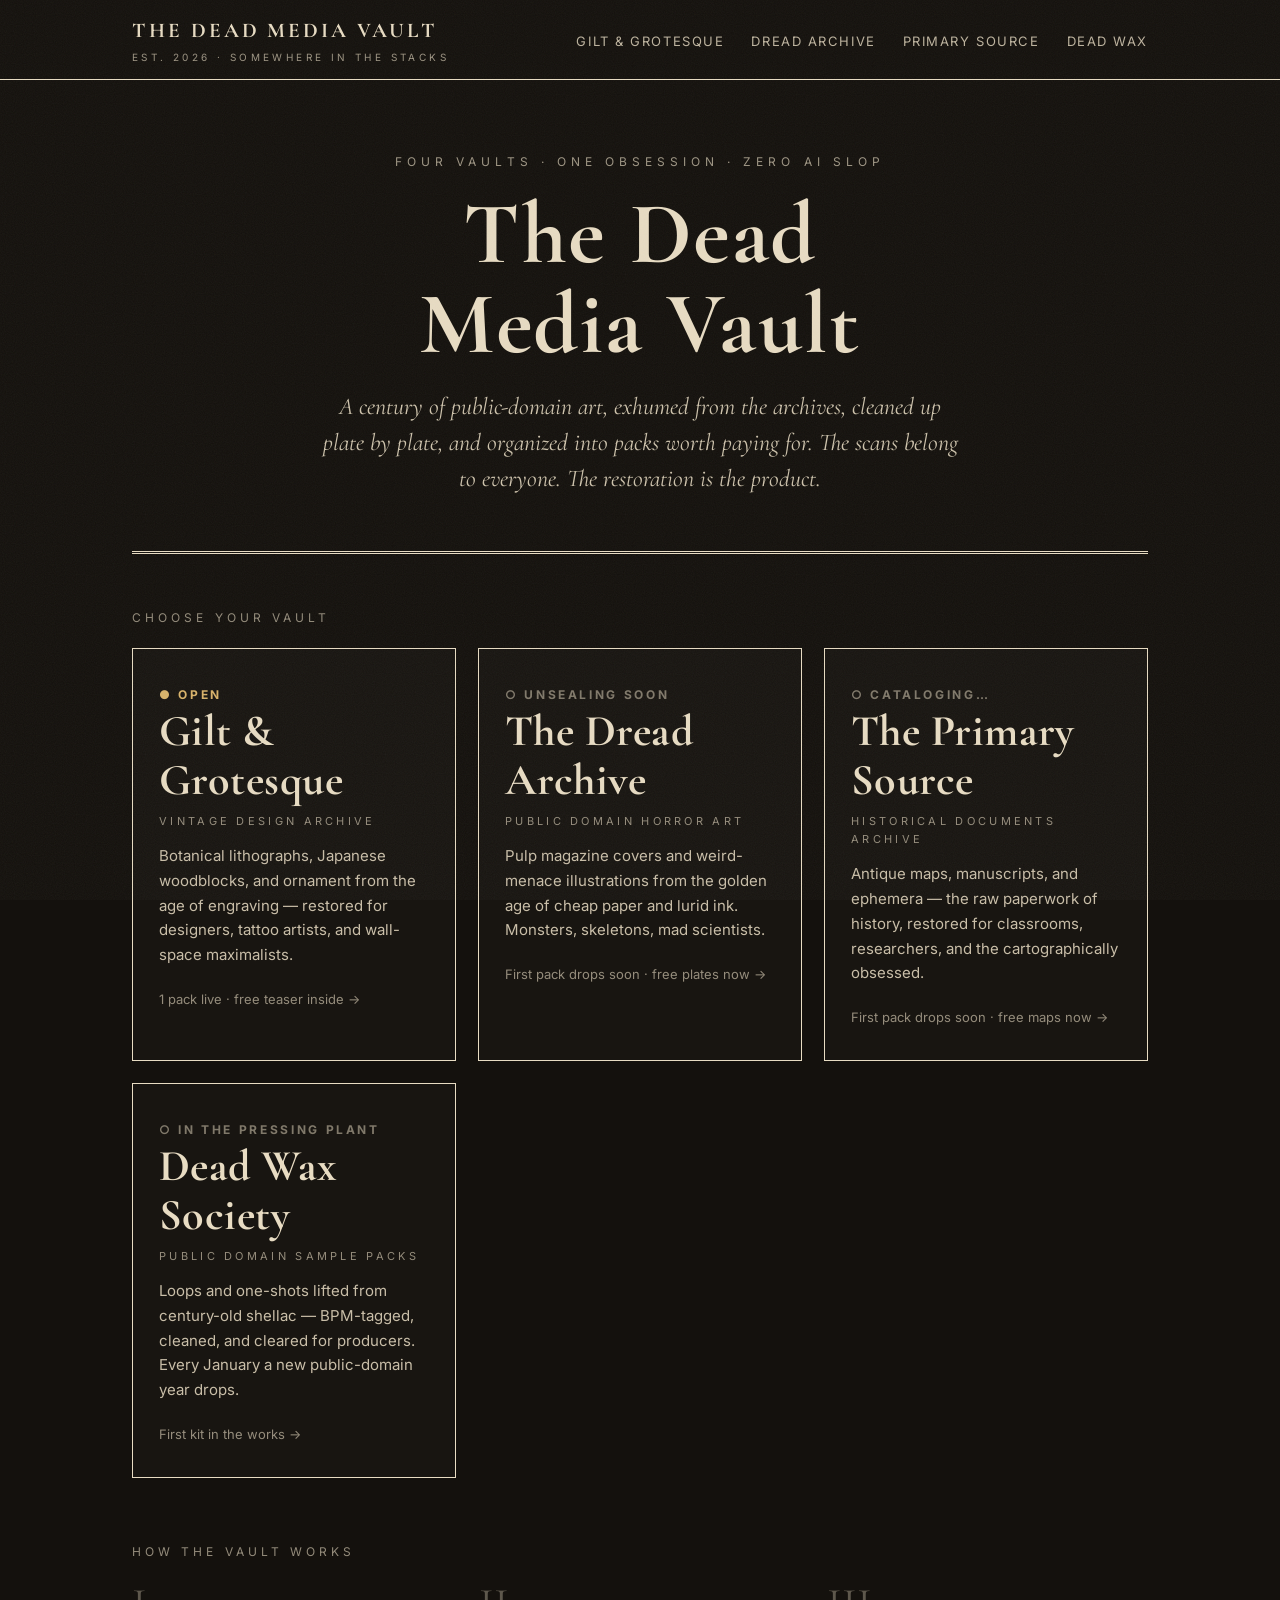
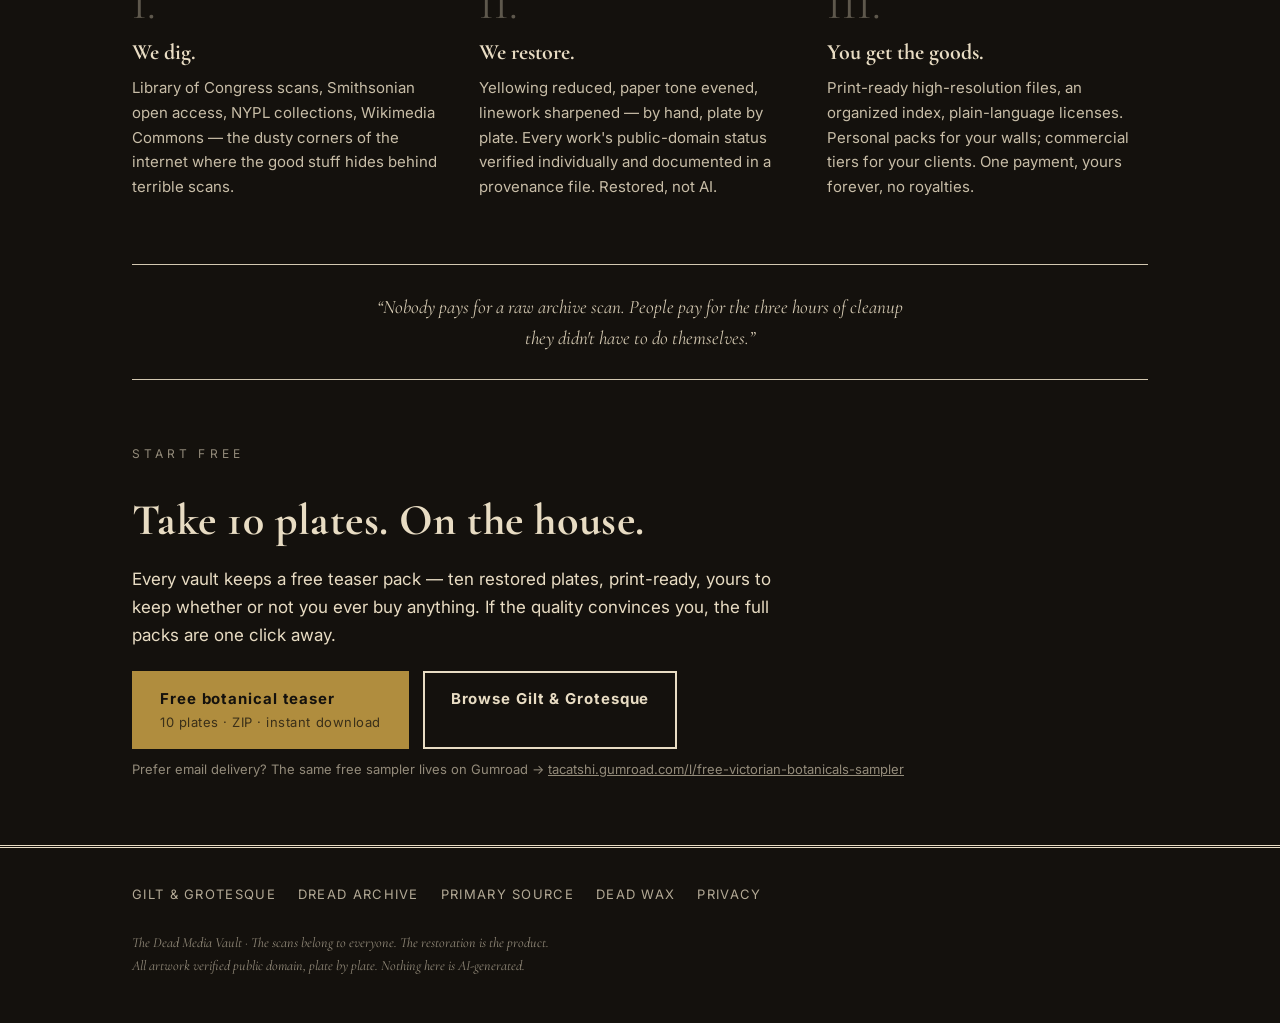
<file: index.html>
<!DOCTYPE html>
<html lang="en">
<head>
<meta charset="utf-8">
<meta name="viewport" content="width=device-width, initial-scale=1">
<title>The Dead Media Vault — Public-Domain Art, Exhumed &amp; Restored</title>
<meta name="description" content="The Dead Media Vault digs through century-old archives and restores public-domain art into print-ready packs: vintage botanical prints, pulp horror illustrations, ukiyo-e woodblocks, antique maps. Free teaser plates in every vault.">
<link rel="preconnect" href="https://fonts.googleapis.com">
<link rel="preconnect" href="https://fonts.gstatic.com" crossorigin>
<link href="https://fonts.googleapis.com/css2?family=Cormorant+Garamond:ital,wght@0,500;0,600;0,700;1,500;1,600&family=Inter:wght@400;600;700&display=swap" rel="stylesheet">
<link rel="stylesheet" href="assets/css/style.css">
<link rel="icon" href="data:image/svg+xml,%3Csvg xmlns='http://www.w3.org/2000/svg' viewBox='0 0 32 32'%3E%3Crect width='32' height='32' fill='%2314110d'/%3E%3Ctext x='16' y='23' font-size='18' text-anchor='middle' fill='%23b08d3e' font-family='Georgia'%3EV%3C/text%3E%3C/svg%3E">
</head>
<body>

<header class="topbar">
  <div class="wrap">
    <a class="wordmark" href="index.html">The Dead Media Vault<small>est. 2026 · somewhere in the stacks</small></a>
    <nav class="nav">
      <a href="brands/gilt-grotesque.html">Gilt &amp; Grotesque</a>
      <a href="brands/dread-archive.html">Dread Archive</a>
      <a href="brands/primary-source.html">Primary Source</a>
      <a href="brands/dead-wax-society.html">Dead Wax</a>
    </nav>
  </div>
</header>

<main class="wrap">

  <section class="hero">
    <div class="eyebrow">Four vaults · One obsession · Zero AI slop</div>
    <h1>The Dead<br>Media Vault</h1>
    <p class="lede">A century of public-domain art, exhumed from the archives, cleaned up plate by plate, and organized into packs worth paying for. The scans belong to everyone. The restoration is the product.</p>
  </section>

  <section class="section">
    <div class="kicker">Choose your vault</div>
    <div class="brand-grid">
      <a class="brand-card" href="brands/gilt-grotesque.html">
        <span class="status open">● Open</span>
        <h2>Gilt &amp; Grotesque</h2>
        <div class="sub">Vintage Design Archive</div>
        <p>Botanical lithographs, Japanese woodblocks, and ornament from the age of engraving — restored for designers, tattoo artists, and wall-space maximalists.</p>
        <span class="btn-note">1 pack live · free teaser inside →</span>
      </a>
      <a class="brand-card" href="brands/dread-archive.html">
        <span class="status soon">○ Unsealing soon</span>
        <h2>The Dread Archive</h2>
        <div class="sub">Public Domain Horror Art</div>
        <p>Pulp magazine covers and weird-menace illustrations from the golden age of cheap paper and lurid ink. Monsters, skeletons, mad scientists.</p>
        <span class="btn-note">First pack drops soon · free plates now →</span>
      </a>
      <a class="brand-card" href="brands/primary-source.html">
        <span class="status soon">○ Cataloging…</span>
        <h2>The Primary Source</h2>
        <div class="sub">Historical Documents Archive</div>
        <p>Antique maps, manuscripts, and ephemera — the raw paperwork of history, restored for classrooms, researchers, and the cartographically obsessed.</p>
        <span class="btn-note">First pack drops soon · free maps now →</span>
      </a>
      <a class="brand-card" href="brands/dead-wax-society.html">
        <span class="status soon">○ In the pressing plant</span>
        <h2>Dead Wax Society</h2>
        <div class="sub">Public Domain Sample Packs</div>
        <p>Loops and one-shots lifted from century-old shellac — BPM-tagged, cleaned, and cleared for producers. Every January a new public-domain year drops.</p>
        <span class="btn-note">First kit in the works →</span>
      </a>
    </div>
  </section>

  <section class="section">
    <div class="kicker">How the vault works</div>
    <div class="steps">
      <div class="step">
        <div class="n">I.</div>
        <h3>We dig.</h3>
        <p>Library of Congress scans, Smithsonian open access, NYPL collections, Wikimedia Commons — the dusty corners of the internet where the good stuff hides behind terrible scans.</p>
      </div>
      <div class="step">
        <div class="n">II.</div>
        <h3>We restore.</h3>
        <p>Yellowing reduced, paper tone evened, linework sharpened — by hand, plate by plate. Every work's public-domain status verified individually and documented in a provenance file. Restored, not AI.</p>
      </div>
      <div class="step">
        <div class="n">III.</div>
        <h3>You get the goods.</h3>
        <p>Print-ready high-resolution files, an organized index, plain-language licenses. Personal packs for your walls; commercial tiers for your clients. One payment, yours forever, no royalties.</p>
      </div>
    </div>
  </section>

  <div class="honesty">
    “Nobody pays for a raw archive scan. People pay for the three hours of cleanup<br>they didn't have to do themselves.”
  </div>

  <section class="section">
    <div class="kicker">Start free</div>
    <h2>Take 10 plates. On the house.</h2>
    <div class="prose">
      <p>Every vault keeps a free teaser pack — ten restored plates, print-ready, yours to keep whether or not you ever buy anything. If the quality convinces you, the full packs are one click away.</p>
    </div>
    <div class="btn-row">
      <a class="btn solid" href="assets/downloads/victorian-botanicals-10-teaser.zip">Free botanical teaser <span class="price">10 plates · ZIP · instant download</span></a>
      <a class="btn" href="brands/gilt-grotesque.html">Browse Gilt &amp; Grotesque</a>
    </div>
    <p class="btn-note">Prefer email delivery? The same free sampler lives on Gumroad → <a href="https://tacatshi.gumroad.com/l/free-victorian-botanicals-sampler" style="color:inherit">tacatshi.gumroad.com/l/free-victorian-botanicals-sampler</a></p>
  </section>

</main>

<footer>
  <div class="wrap">
    <nav>
      <a href="brands/gilt-grotesque.html">Gilt &amp; Grotesque</a>
      <a href="brands/dread-archive.html">Dread Archive</a>
      <a href="brands/primary-source.html">Primary Source</a>
      <a href="brands/dead-wax-society.html">Dead Wax</a>
      <a href="privacy.html">Privacy</a>
    </nav>
    <p class="colophon">The Dead Media Vault · The scans belong to everyone. The restoration is the product.<br>All artwork verified public domain, plate by plate. Nothing here is AI-generated.</p>
  </div>
</footer>

</body>
</html>
</file>
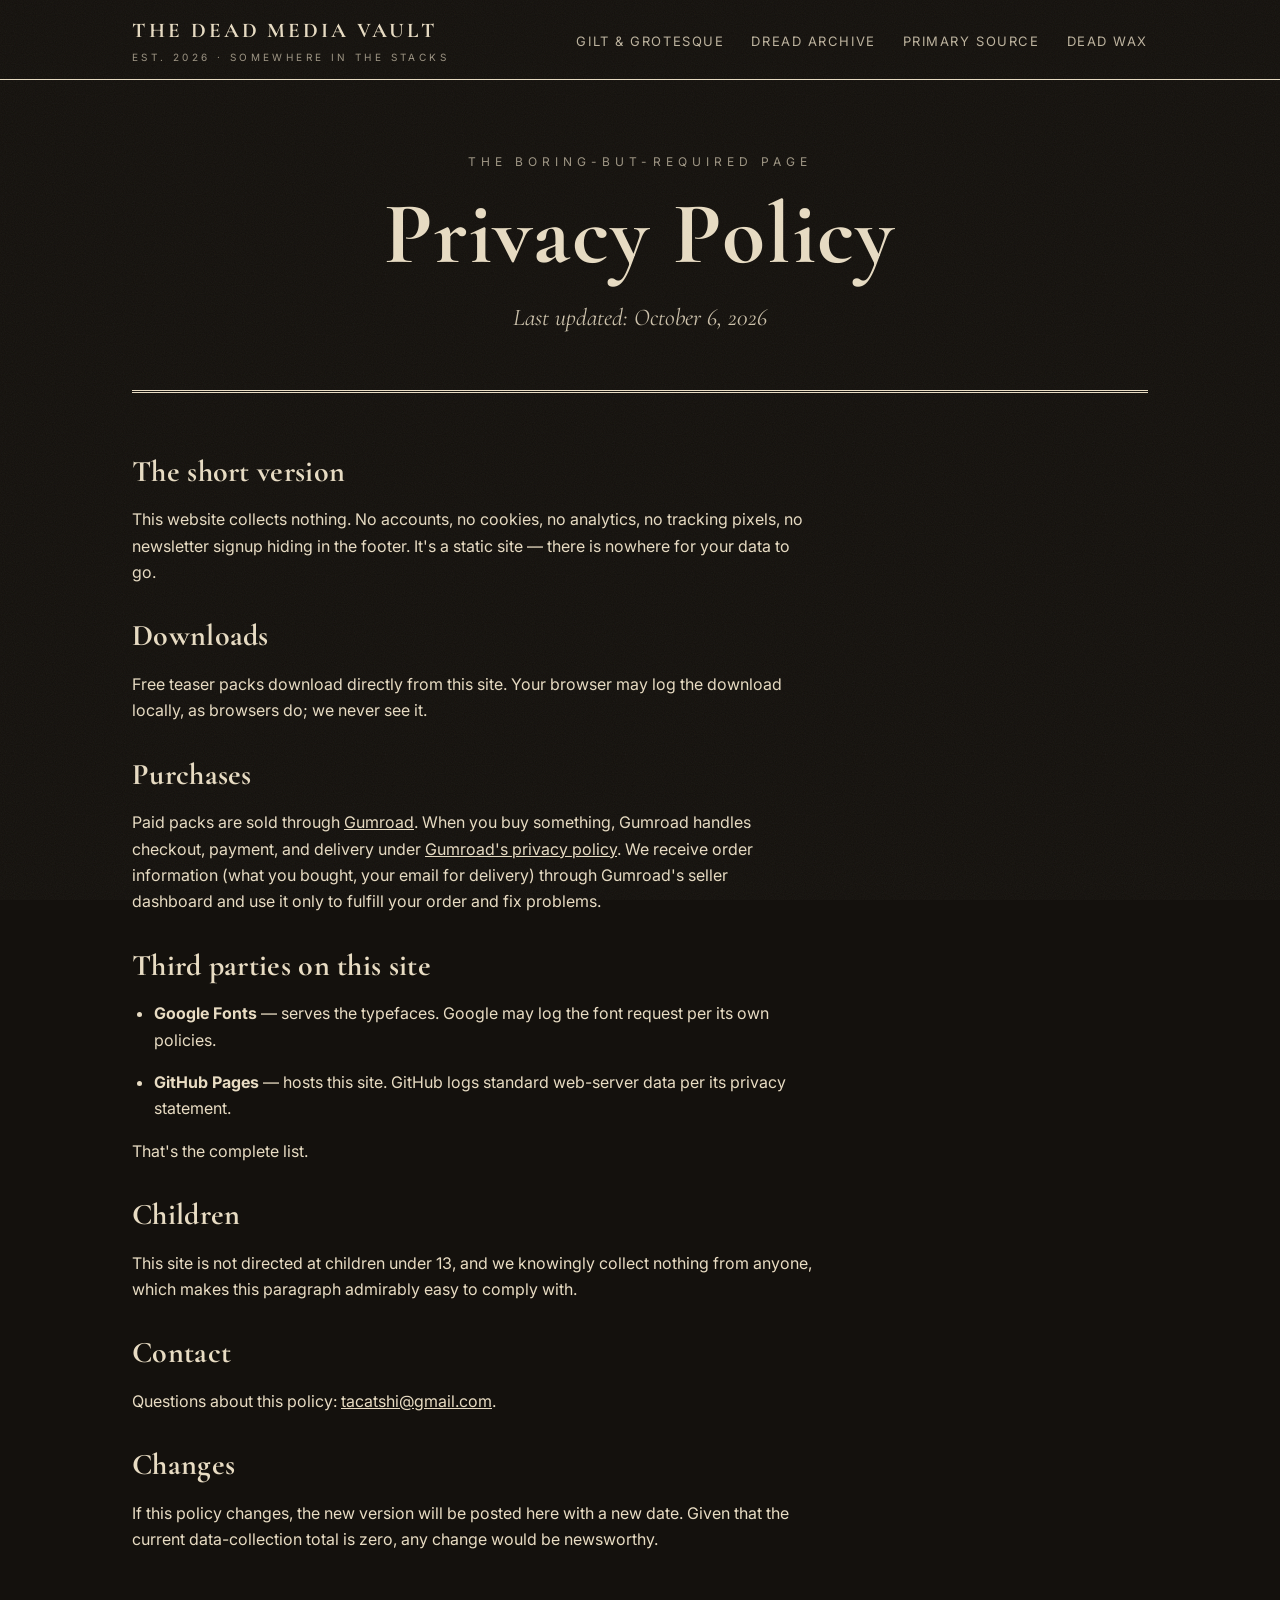
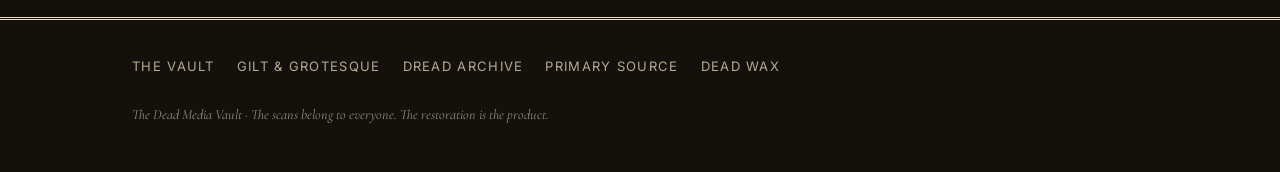
<file: privacy.html>
<!DOCTYPE html>
<html lang="en">
<head>
<meta charset="utf-8">
<meta name="viewport" content="width=device-width, initial-scale=1">
<title>Privacy Policy · The Dead Media Vault</title>
<meta name="description" content="Privacy policy for The Dead Media Vault website.">
<link rel="preconnect" href="https://fonts.googleapis.com">
<link rel="preconnect" href="https://fonts.gstatic.com" crossorigin>
<link href="https://fonts.googleapis.com/css2?family=Cormorant+Garamond:ital,wght@0,500;0,600;0,700;1,500;1,600&family=Inter:wght@400;600;700&display=swap" rel="stylesheet">
<link rel="stylesheet" href="assets/css/style.css">
</head>
<body>

<header class="topbar">
  <div class="wrap">
    <a class="wordmark" href="index.html">The Dead Media Vault<small>est. 2026 · somewhere in the stacks</small></a>
    <nav class="nav">
      <a href="brands/gilt-grotesque.html">Gilt &amp; Grotesque</a>
      <a href="brands/dread-archive.html">Dread Archive</a>
      <a href="brands/primary-source.html">Primary Source</a>
      <a href="brands/dead-wax-society.html">Dead Wax</a>
    </nav>
  </div>
</header>

<main class="wrap">
  <section class="hero">
    <div class="eyebrow">The boring-but-required page</div>
    <h1>Privacy Policy</h1>
    <p class="lede">Last updated: October 6, 2026</p>
  </section>

  <section class="section privacy">
    <h2>The short version</h2>
    <p>This website collects nothing. No accounts, no cookies, no analytics, no tracking pixels, no newsletter signup hiding in the footer. It's a static site — there is nowhere for your data to go.</p>

    <h2>Downloads</h2>
    <p>Free teaser packs download directly from this site. Your browser may log the download locally, as browsers do; we never see it.</p>

    <h2>Purchases</h2>
    <p>Paid packs are sold through <a href="https://tacatshi.gumroad.com" style="color:inherit">Gumroad</a>. When you buy something, Gumroad handles checkout, payment, and delivery under <a href="https://gumroad.com/privacy" style="color:inherit">Gumroad's privacy policy</a>. We receive order information (what you bought, your email for delivery) through Gumroad's seller dashboard and use it only to fulfill your order and fix problems.</p>

    <h2>Third parties on this site</h2>
    <ul>
      <li><strong>Google Fonts</strong> — serves the typefaces. Google may log the font request per its own policies.</li>
      <li><strong>GitHub Pages</strong> — hosts this site. GitHub logs standard web-server data per its privacy statement.</li>
    </ul>
    <p>That's the complete list.</p>

    <h2>Children</h2>
    <p>This site is not directed at children under 13, and we knowingly collect nothing from anyone, which makes this paragraph admirably easy to comply with.</p>

    <h2>Contact</h2>
    <p>Questions about this policy: <a href="mailto:tacatshi@gmail.com" style="color:inherit">tacatshi@gmail.com</a>.</p>

    <h2>Changes</h2>
    <p>If this policy changes, the new version will be posted here with a new date. Given that the current data-collection total is zero, any change would be newsworthy.</p>
  </section>
</main>

<footer>
  <div class="wrap">
    <nav>
      <a href="index.html">The Vault</a>
      <a href="brands/gilt-grotesque.html">Gilt &amp; Grotesque</a>
      <a href="brands/dread-archive.html">Dread Archive</a>
      <a href="brands/primary-source.html">Primary Source</a>
      <a href="brands/dead-wax-society.html">Dead Wax</a>
    </nav>
    <p class="colophon">The Dead Media Vault · The scans belong to everyone. The restoration is the product.</p>
  </div>
</footer>

</body>
</html>
</file>
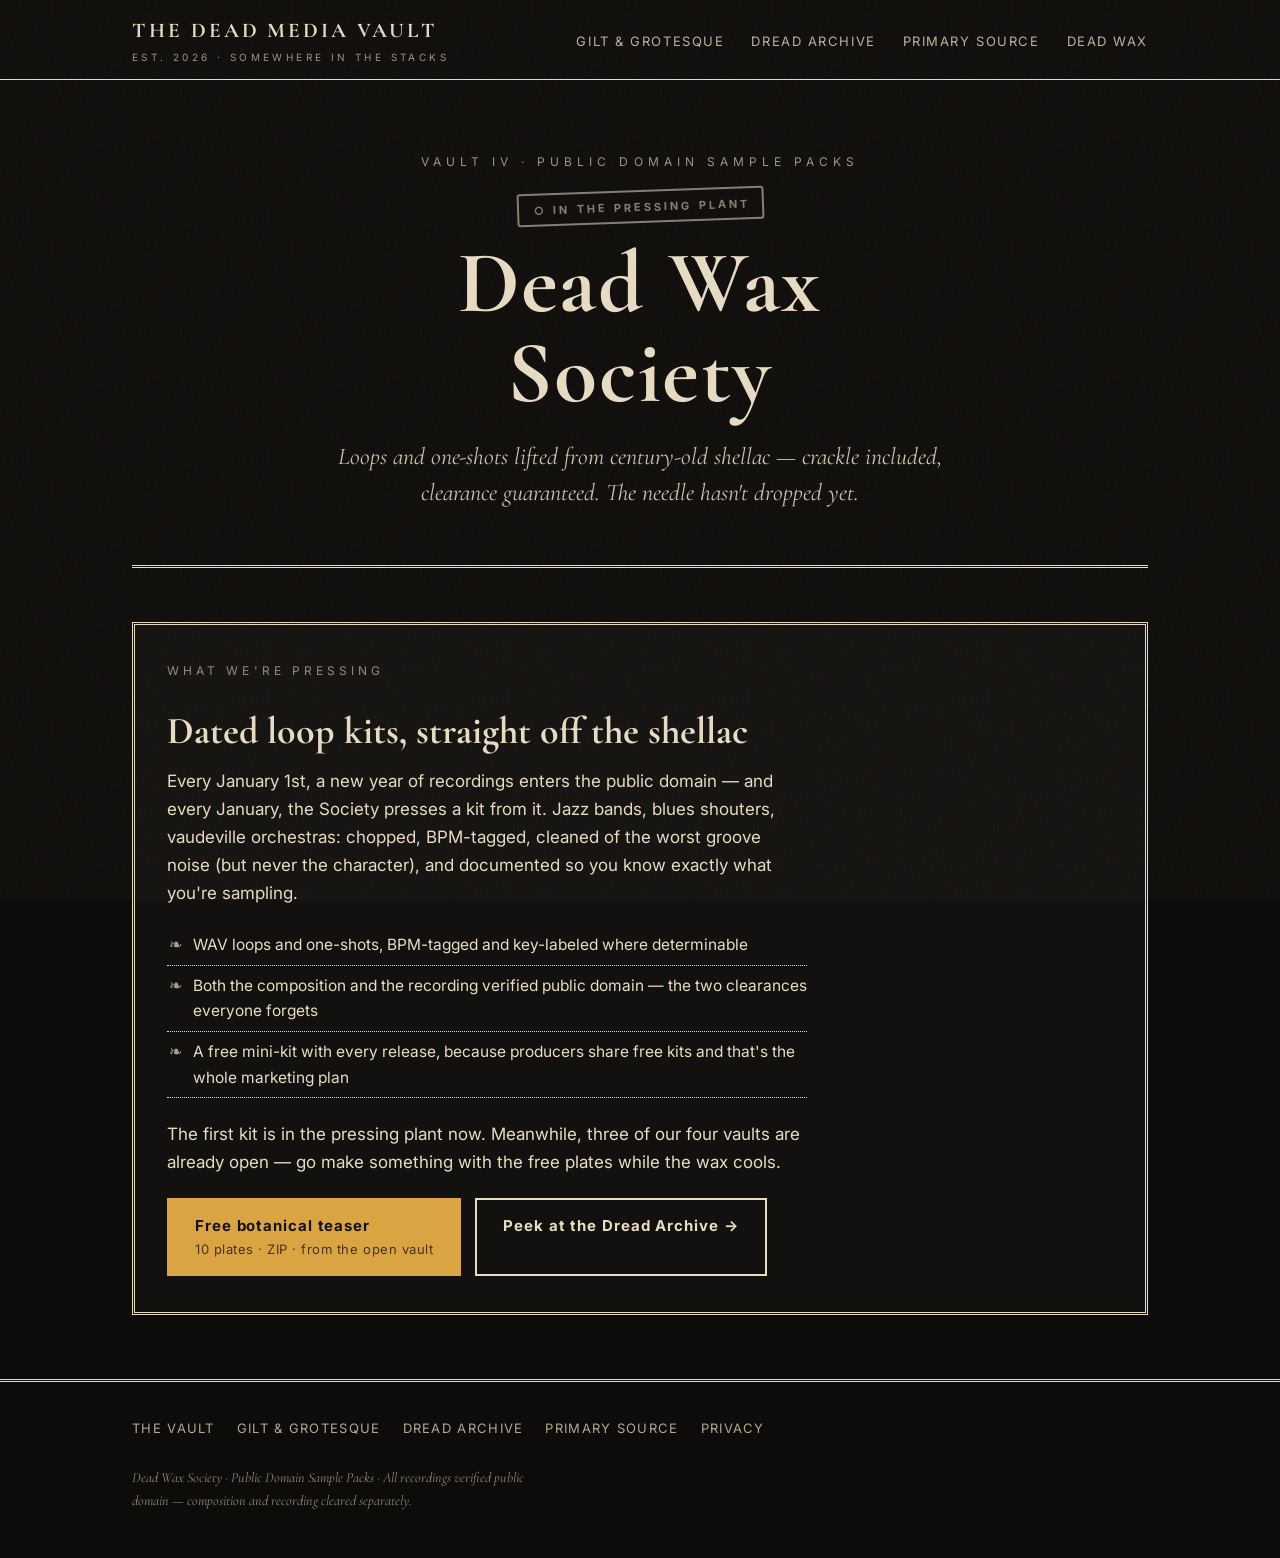
<file: brands/dead-wax-society.html>
<!DOCTYPE html>
<html lang="en">
<head>
<meta charset="utf-8">
<meta name="viewport" content="width=device-width, initial-scale=1">
<title>Dead Wax Society — Public Domain Sample Packs · The Dead Media Vault</title>
<meta name="description" content="Dead Wax Society: sample packs and loops lifted from century-old public-domain shellac records. BPM-tagged, cleaned, cleared for producers. First kit in the works.">
<link rel="preconnect" href="https://fonts.googleapis.com">
<link rel="preconnect" href="https://fonts.gstatic.com" crossorigin>
<link href="https://fonts.googleapis.com/css2?family=Cormorant+Garamond:ital,wght@0,500;0,600;0,700;1,500;1,600&family=Inter:wght@400;600;700&display=swap" rel="stylesheet">
<link rel="stylesheet" href="../assets/css/style.css">
</head>
<body class="brand-wax">

<header class="topbar">
  <div class="wrap">
    <a class="wordmark" href="../index.html">The Dead Media Vault<small>est. 2026 · somewhere in the stacks</small></a>
    <nav class="nav">
      <a href="gilt-grotesque.html">Gilt &amp; Grotesque</a>
      <a href="dread-archive.html">Dread Archive</a>
      <a href="primary-source.html">Primary Source</a>
      <a href="dead-wax-society.html">Dead Wax</a>
    </nav>
  </div>
</header>

<main class="wrap">

  <section class="hero">
    <div class="eyebrow">Vault IV · Public Domain Sample Packs</div>
    <div class="stamp soon">○ In the pressing plant</div>
    <h1>Dead Wax<br>Society</h1>
    <p class="lede">Loops and one-shots lifted from century-old shellac — crackle included, clearance guaranteed. The needle hasn't dropped yet.</p>
  </section>

  <section class="section">
    <div class="product">
      <div class="kicker">What we're pressing</div>
      <h3>Dated loop kits, straight off the shellac</h3>
      <div class="prose">
        <p>Every January 1st, a new year of recordings enters the public domain — and every January, the Society presses a kit from it. Jazz bands, blues shouters, vaudeville orchestras: chopped, BPM-tagged, cleaned of the worst groove noise (but never the character), and documented so you know exactly what you're sampling.</p>
        <ul class="includes">
          <li>WAV loops and one-shots, BPM-tagged and key-labeled where determinable</li>
          <li>Both the composition and the recording verified public domain — the two clearances everyone forgets</li>
          <li>A free mini-kit with every release, because producers share free kits and that's the whole marketing plan</li>
        </ul>
        <p>The first kit is in the pressing plant now. Meanwhile, three of our four vaults are already open — go make something with the free plates while the wax cools.</p>
      </div>
      <div class="btn-row">
        <a class="btn solid" href="../assets/downloads/victorian-botanicals-10-teaser.zip">Free botanical teaser <span class="price">10 plates · ZIP · from the open vault</span></a>
        <a class="btn" href="dread-archive.html">Peek at the Dread Archive →</a>
      </div>
    </div>
  </section>

</main>

<footer>
  <div class="wrap">
    <nav>
      <a href="../index.html">The Vault</a>
      <a href="gilt-grotesque.html">Gilt &amp; Grotesque</a>
      <a href="dread-archive.html">Dread Archive</a>
      <a href="primary-source.html">Primary Source</a>
      <a href="../privacy.html">Privacy</a>
    </nav>
    <p class="colophon">Dead Wax Society · Public Domain Sample Packs · All recordings verified public domain — composition and recording cleared separately.</p>
  </div>
</footer>

</body>
</html>
</file>
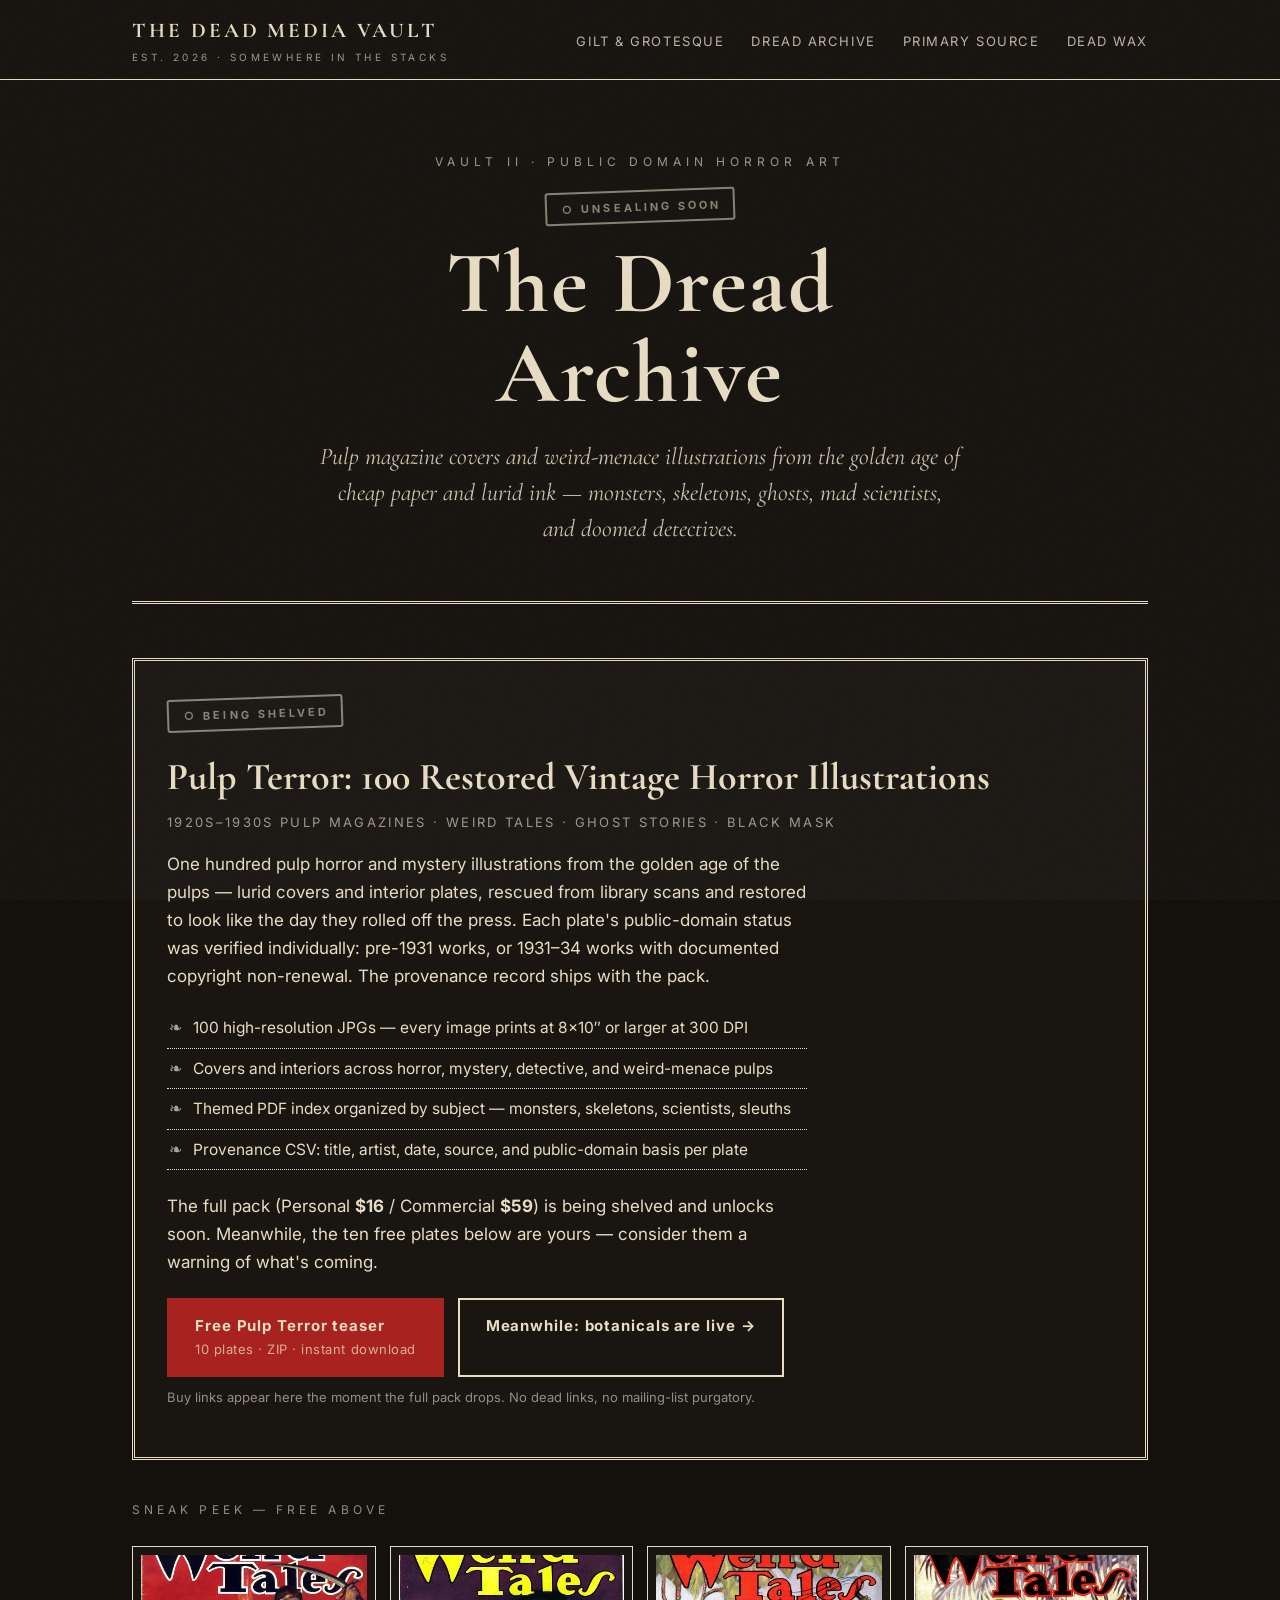
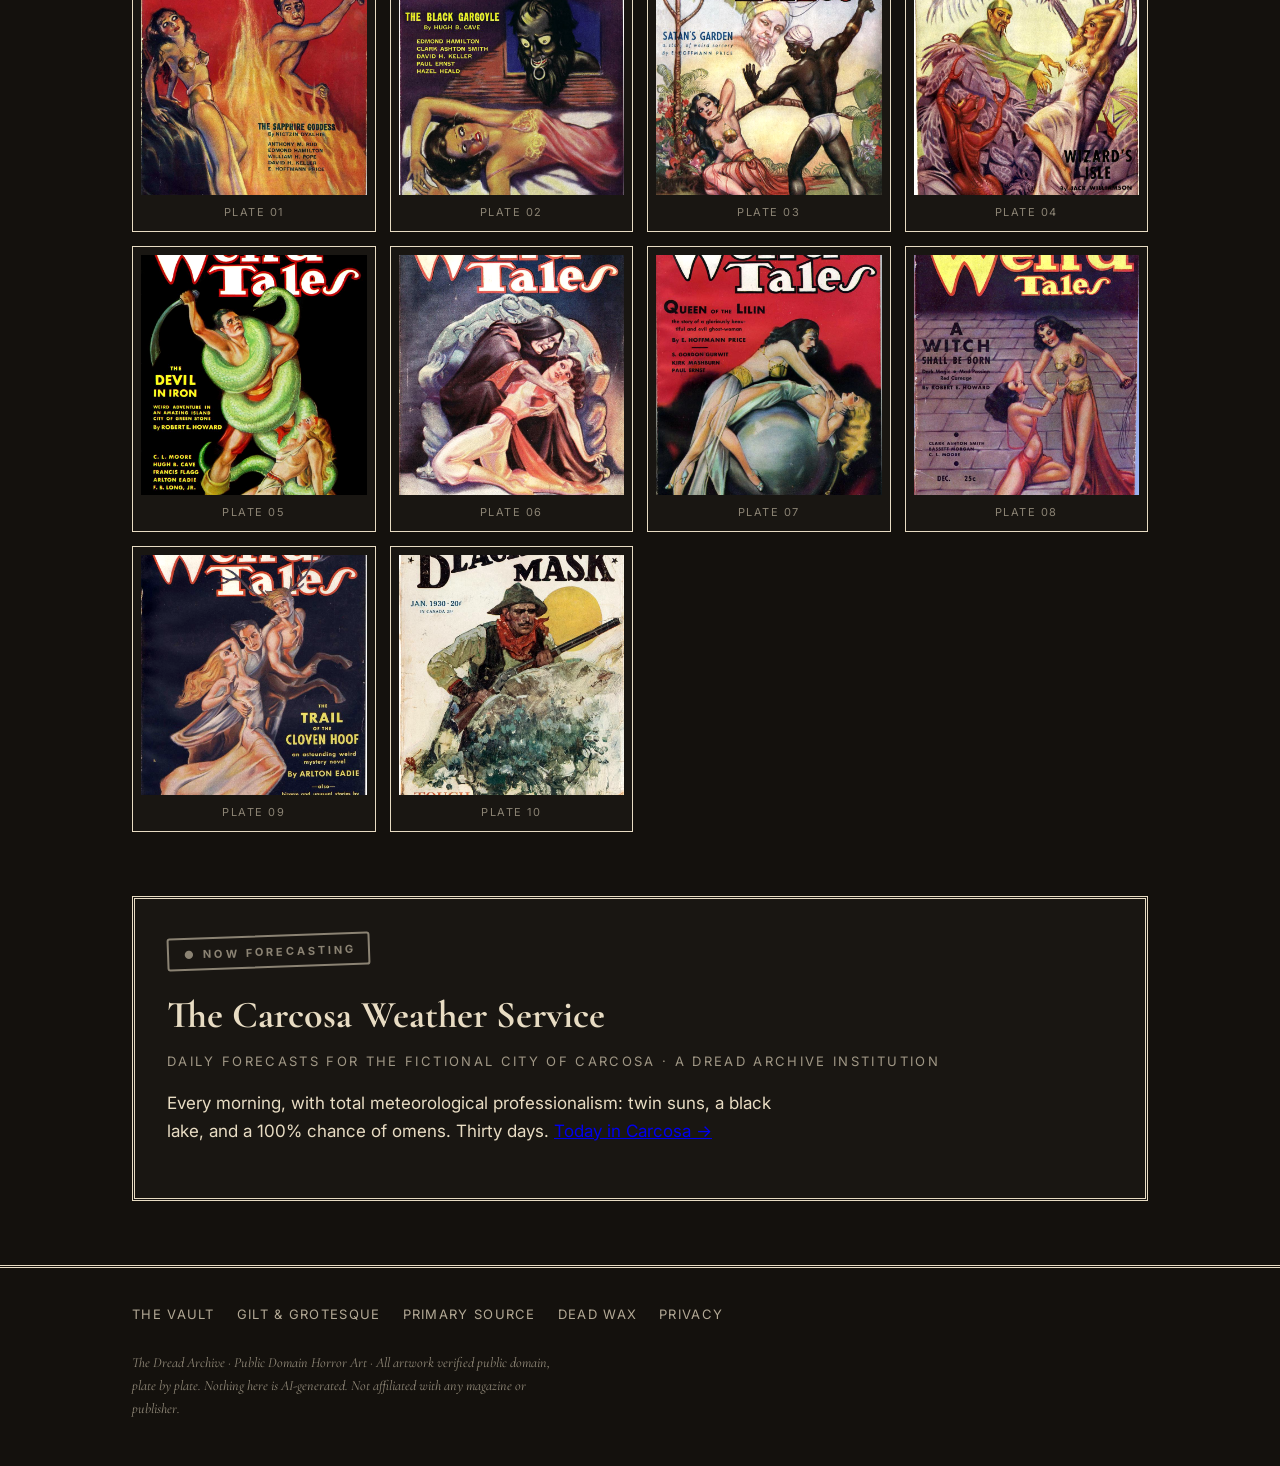
<file: brands/dread-archive.html>
<!DOCTYPE html>
<html lang="en">
<head>
<meta charset="utf-8">
<meta name="viewport" content="width=device-width, initial-scale=1">
<title>The Dread Archive — Public Domain Horror Art · The Dead Media Vault</title>
<meta name="description" content="The Dread Archive: restored pulp horror illustrations — Weird Tales covers, monsters, skeletons, mad scientists. 100-plate packs, free teaser plates. Public domain, verified plate by plate.">
<link rel="preconnect" href="https://fonts.googleapis.com">
<link rel="preconnect" href="https://fonts.gstatic.com" crossorigin>
<link href="https://fonts.googleapis.com/css2?family=Cormorant+Garamond:ital,wght@0,500;0,600;0,700;1,500;1,600&family=Inter:wght@400;600;700&display=swap" rel="stylesheet">
<link rel="stylesheet" href="../assets/css/style.css">
</head>
<body class="brand-dread">

<header class="topbar">
  <div class="wrap">
    <a class="wordmark" href="../index.html">The Dead Media Vault<small>est. 2026 · somewhere in the stacks</small></a>
    <nav class="nav">
      <a href="gilt-grotesque.html">Gilt &amp; Grotesque</a>
      <a href="dread-archive.html">Dread Archive</a>
      <a href="primary-source.html">Primary Source</a>
      <a href="dead-wax-society.html">Dead Wax</a>
    </nav>
  </div>
</header>

<main class="wrap">

  <section class="hero">
    <div class="eyebrow">Vault II · Public Domain Horror Art</div>
    <div class="stamp soon">○ Unsealing soon</div>
    <h1>The Dread<br>Archive</h1>
    <p class="lede">Pulp magazine covers and weird-menace illustrations from the golden age of cheap paper and lurid ink — monsters, skeletons, ghosts, mad scientists, and doomed detectives.</p>
  </section>

  <section class="section">
    <div class="product">
      <div class="stamp soon">○ Being shelved</div>
      <h3>Pulp Terror: 100 Restored Vintage Horror Illustrations</h3>
      <div class="meta">1920s–1930s pulp magazines · Weird Tales · Ghost Stories · Black Mask</div>
      <p>One hundred pulp horror and mystery illustrations from the golden age of the pulps — lurid covers and interior plates, rescued from library scans and restored to look like the day they rolled off the press. Each plate's public-domain status was verified individually: pre-1931 works, or 1931–34 works with documented copyright non-renewal. The provenance record ships with the pack.</p>
      <ul class="includes">
        <li>100 high-resolution JPGs — every image prints at 8×10&Prime; or larger at 300 DPI</li>
        <li>Covers and interiors across horror, mystery, detective, and weird-menace pulps</li>
        <li>Themed PDF index organized by subject — monsters, skeletons, scientists, sleuths</li>
        <li>Provenance CSV: title, artist, date, source, and public-domain basis per plate</li>
      </ul>
      <p>The full pack (Personal <strong>$16</strong> / Commercial <strong>$59</strong>) is being shelved and unlocks soon. Meanwhile, the ten free plates below are yours — consider them a warning of what's coming.</p>
      <div class="btn-row">
        <a class="btn solid" href="../assets/downloads/pulp-terror-100-10-teaser.zip">Free Pulp Terror teaser <span class="price">10 plates · ZIP · instant download</span></a>
        <a class="btn" href="gilt-grotesque.html">Meanwhile: botanicals are live →</a>
      </div>
      <p class="btn-note">Buy links appear here the moment the full pack drops. No dead links, no mailing-list purgatory.</p>
    </div>

    <div class="kicker">Sneak peek — free above</div>
    <div class="gallery">
      <figure><img src="../assets/img/gallery/pulp/teaser-01.jpg" alt="Restored pulp horror illustration" loading="lazy"><figcaption>Plate 01</figcaption></figure>
      <figure><img src="../assets/img/gallery/pulp/teaser-02.jpg" alt="Restored pulp horror illustration" loading="lazy"><figcaption>Plate 02</figcaption></figure>
      <figure><img src="../assets/img/gallery/pulp/teaser-03.jpg" alt="Restored pulp horror illustration" loading="lazy"><figcaption>Plate 03</figcaption></figure>
      <figure><img src="../assets/img/gallery/pulp/teaser-04.jpg" alt="Restored pulp horror illustration" loading="lazy"><figcaption>Plate 04</figcaption></figure>
      <figure><img src="../assets/img/gallery/pulp/teaser-05.jpg" alt="Restored pulp horror illustration" loading="lazy"><figcaption>Plate 05</figcaption></figure>
      <figure><img src="../assets/img/gallery/pulp/teaser-06.jpg" alt="Restored pulp horror illustration" loading="lazy"><figcaption>Plate 06</figcaption></figure>
      <figure><img src="../assets/img/gallery/pulp/teaser-07.jpg" alt="Restored pulp horror illustration" loading="lazy"><figcaption>Plate 07</figcaption></figure>
      <figure><img src="../assets/img/gallery/pulp/teaser-08.jpg" alt="Restored pulp horror illustration" loading="lazy"><figcaption>Plate 08</figcaption></figure>
      <figure><img src="../assets/img/gallery/pulp/teaser-09.jpg" alt="Restored pulp horror illustration" loading="lazy"><figcaption>Plate 09</figcaption></figure>
      <figure><img src="../assets/img/gallery/pulp/teaser-10.jpg" alt="Restored pulp horror illustration" loading="lazy"><figcaption>Plate 10</figcaption></figure>
    </div>
  </section>

  <section class="section">
    <div class="product">
      <div class="stamp soon">● Now forecasting</div>
      <h3>The Carcosa Weather Service</h3>
      <div class="meta">Daily forecasts for the fictional city of Carcosa · a Dread Archive institution</div>
      <p>Every morning, with total meteorological professionalism: twin suns, a black lake, and a 100% chance of omens. Thirty days. <a href="https://carcosa-weather.surge.sh">Today in Carcosa →</a></p>
    </div>
  </section>

</main>

<footer>
  <div class="wrap">
    <nav>
      <a href="../index.html">The Vault</a>
      <a href="gilt-grotesque.html">Gilt &amp; Grotesque</a>
      <a href="primary-source.html">Primary Source</a>
      <a href="dead-wax-society.html">Dead Wax</a>
      <a href="../privacy.html">Privacy</a>
    </nav>
    <p class="colophon">The Dread Archive · Public Domain Horror Art · All artwork verified public domain, plate by plate. Nothing here is AI-generated. Not affiliated with any magazine or publisher.</p>
  </div>
</footer>

</body>
</html>
</file>
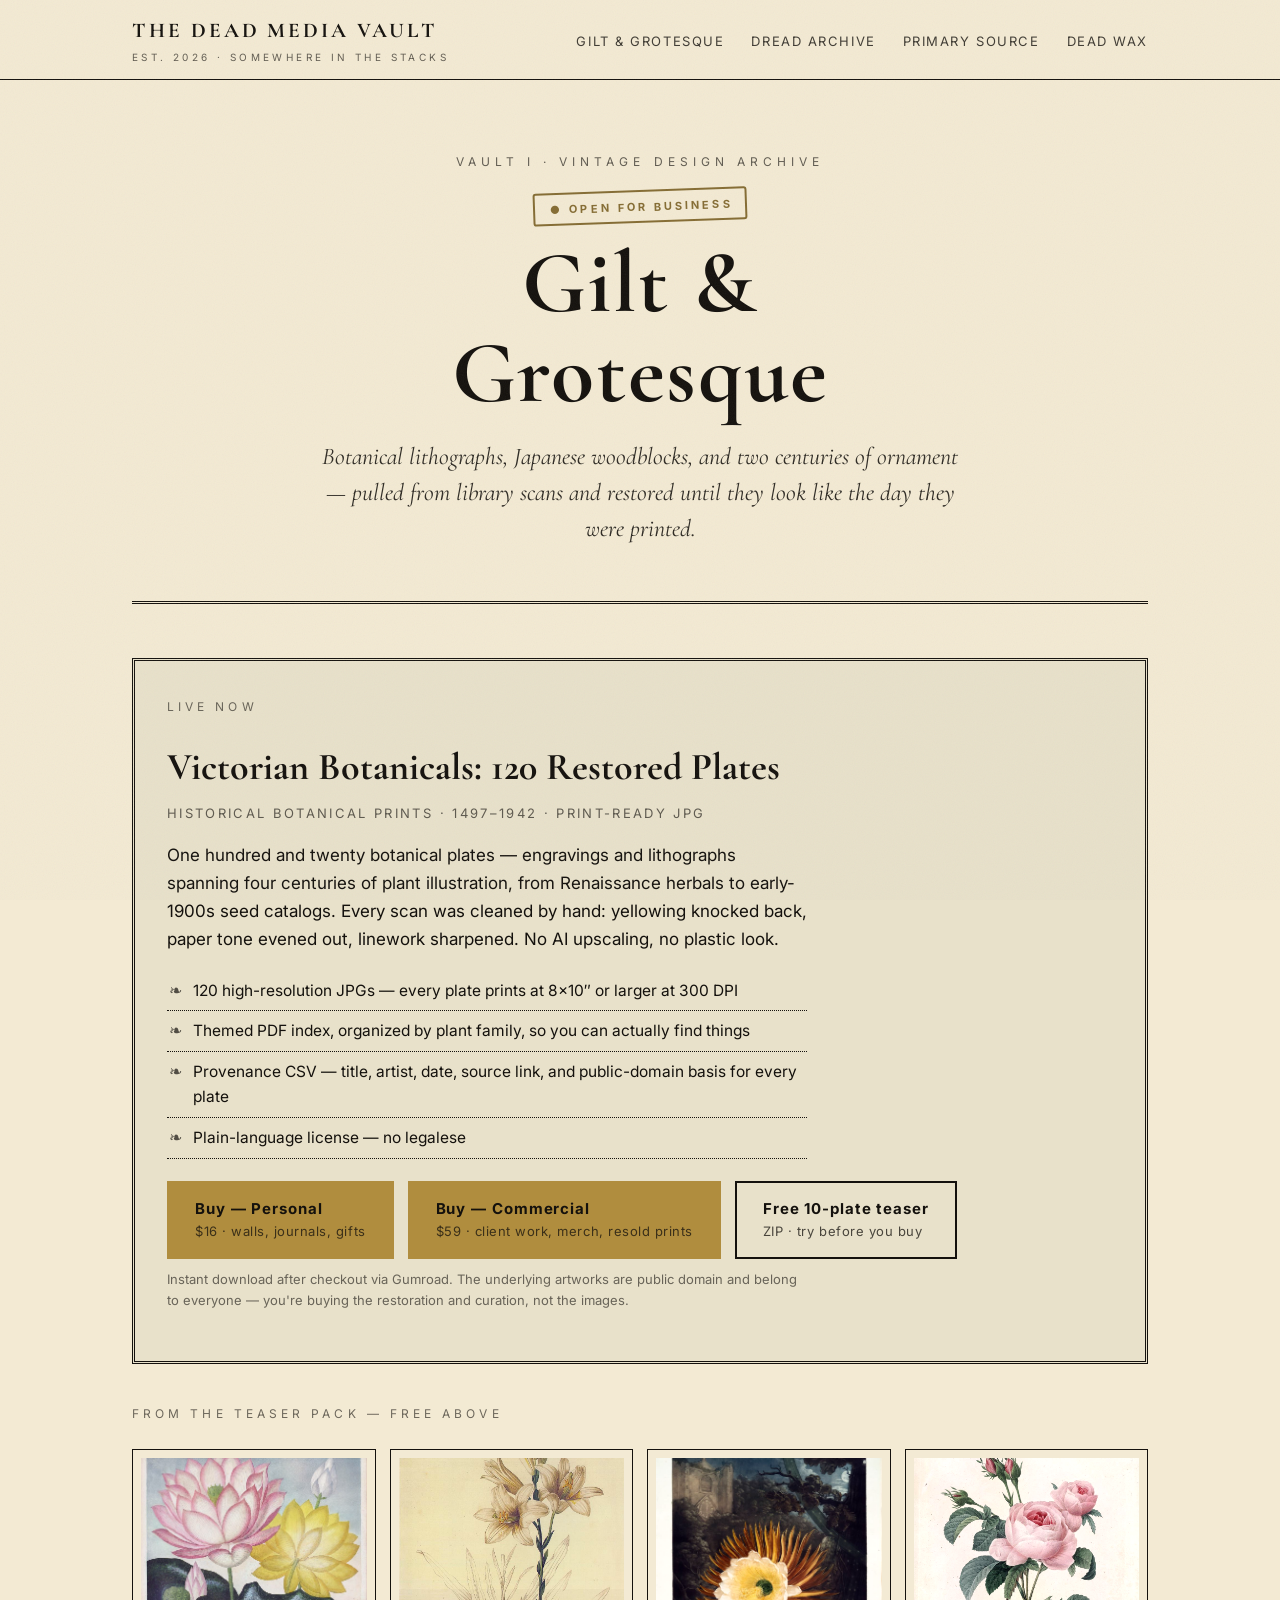
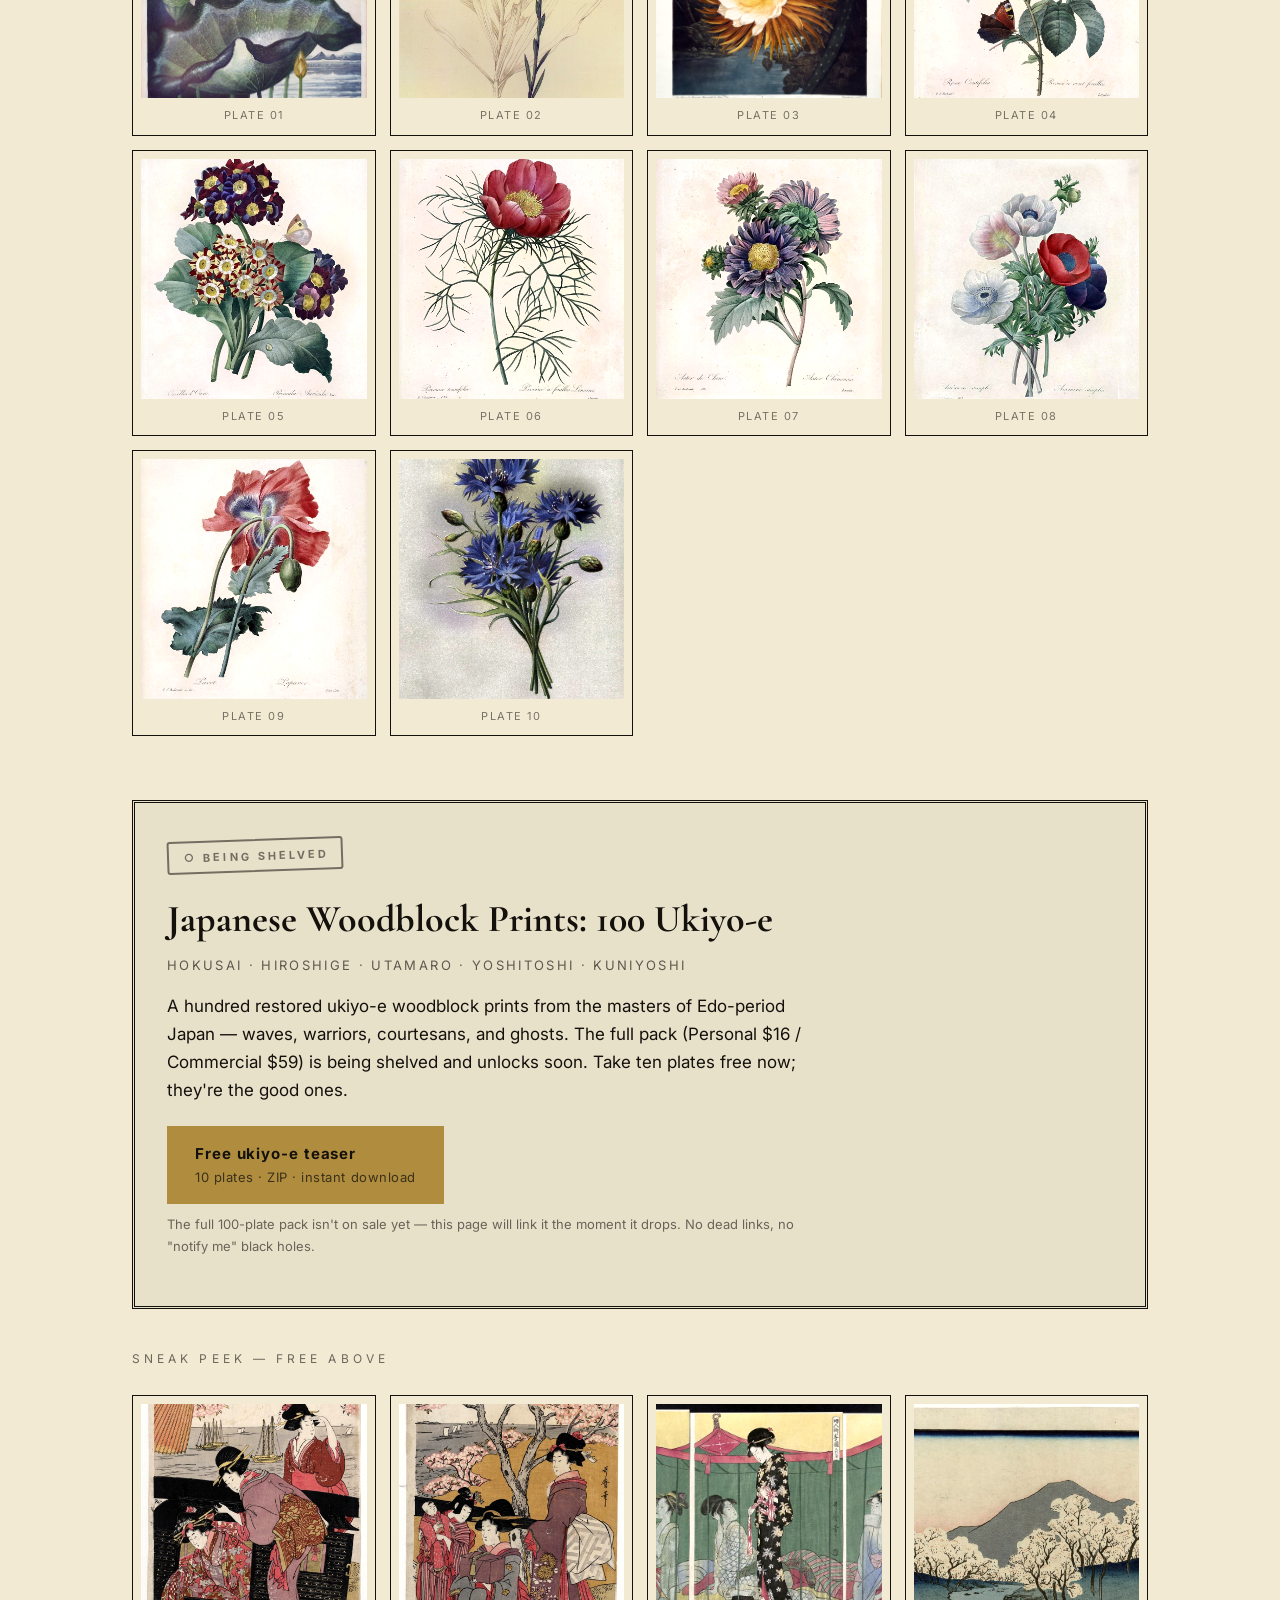
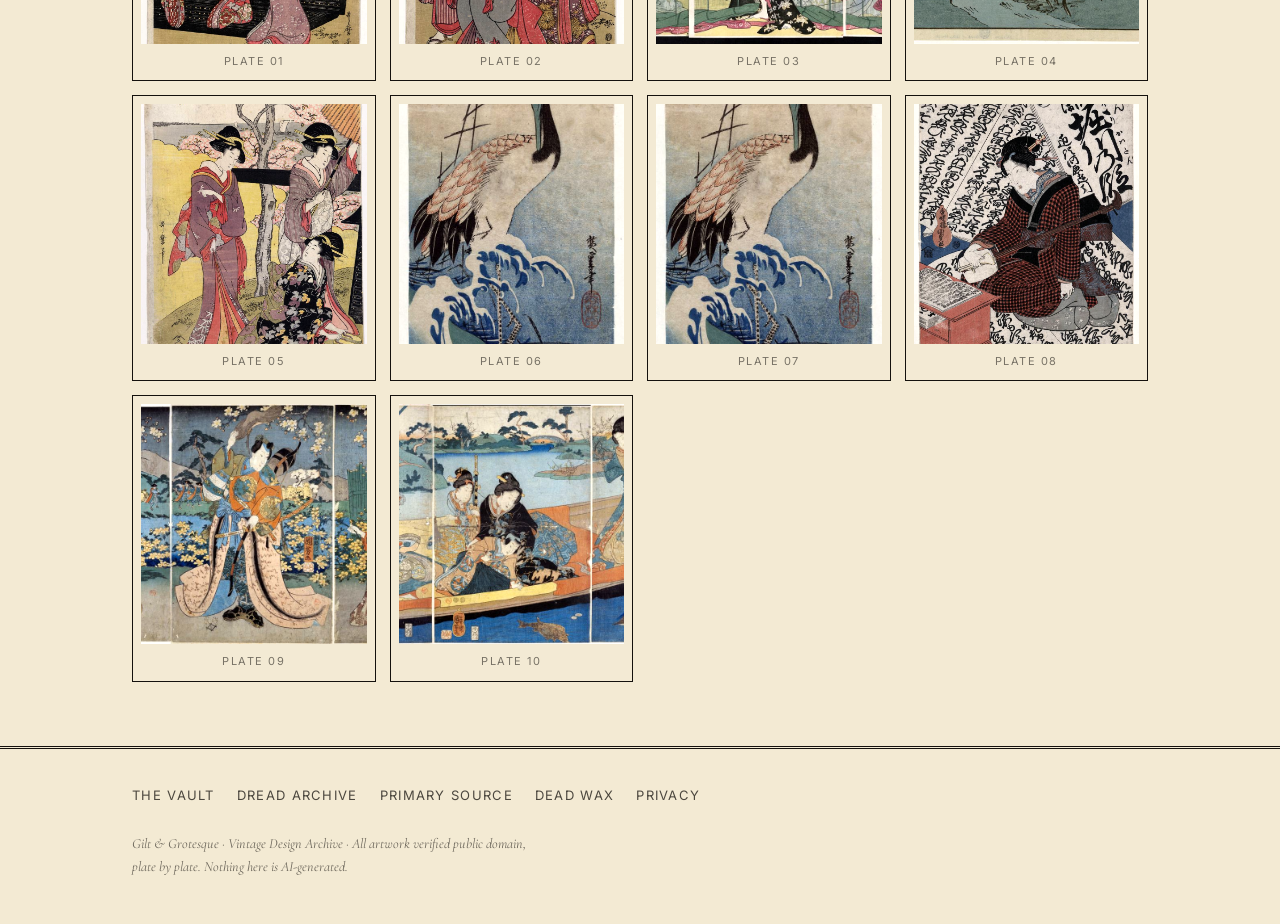
<file: brands/gilt-grotesque.html>
<!DOCTYPE html>
<html lang="en">
<head>
<meta charset="utf-8">
<meta name="viewport" content="width=device-width, initial-scale=1">
<title>Gilt &amp; Grotesque — Vintage Design Archive · The Dead Media Vault</title>
<meta name="description" content="Gilt & Grotesque: restored vintage botanical prints, Japanese ukiyo-e woodblocks and design ornament. 120-plate packs, $16 personal / $59 commercial. Free 10-plate teaser.">
<link rel="preconnect" href="https://fonts.googleapis.com">
<link rel="preconnect" href="https://fonts.gstatic.com" crossorigin>
<link href="https://fonts.googleapis.com/css2?family=Cormorant+Garamond:ital,wght@0,500;0,600;0,700;1,500;1,600&family=Inter:wght@400;600;700&display=swap" rel="stylesheet">
<link rel="stylesheet" href="../assets/css/style.css">
</head>
<body class="brand-gilt">

<header class="topbar">
  <div class="wrap">
    <a class="wordmark" href="../index.html">The Dead Media Vault<small>est. 2026 · somewhere in the stacks</small></a>
    <nav class="nav">
      <a href="gilt-grotesque.html">Gilt &amp; Grotesque</a>
      <a href="dread-archive.html">Dread Archive</a>
      <a href="primary-source.html">Primary Source</a>
      <a href="dead-wax-society.html">Dead Wax</a>
    </nav>
  </div>
</header>

<main class="wrap">

  <section class="hero">
    <div class="eyebrow">Vault I · Vintage Design Archive</div>
    <div class="stamp live">● Open for business</div>
    <h1>Gilt &amp;<br>Grotesque</h1>
    <p class="lede">Botanical lithographs, Japanese woodblocks, and two centuries of ornament — pulled from library scans and restored until they look like the day they were printed.</p>
  </section>

  <section class="section">
    <div class="product">
      <div class="kicker">Live now</div>
      <h3>Victorian Botanicals: 120 Restored Plates</h3>
      <div class="meta">Historical botanical prints · 1497–1942 · Print-ready JPG</div>
      <p>One hundred and twenty botanical plates — engravings and lithographs spanning four centuries of plant illustration, from Renaissance herbals to early-1900s seed catalogs. Every scan was cleaned by hand: yellowing knocked back, paper tone evened out, linework sharpened. No AI upscaling, no plastic look.</p>
      <ul class="includes">
        <li>120 high-resolution JPGs — every plate prints at 8×10&Prime; or larger at 300 DPI</li>
        <li>Themed PDF index, organized by plant family, so you can actually find things</li>
        <li>Provenance CSV — title, artist, date, source link, and public-domain basis for every plate</li>
        <li>Plain-language license — no legalese</li>
      </ul>
      <div class="btn-row">
        <a class="btn solid" href="https://tacatshi.gumroad.com/l/xvmoil">Buy — Personal <span class="price">$16 · walls, journals, gifts</span></a>
        <a class="btn solid" href="https://tacatshi.gumroad.com/l/victorian-botanicals-commercial">Buy — Commercial <span class="price">$59 · client work, merch, resold prints</span></a>
        <a class="btn" href="../assets/downloads/victorian-botanicals-10-teaser.zip">Free 10-plate teaser <span class="price">ZIP · try before you buy</span></a>
      </div>
      <p class="btn-note">Instant download after checkout via Gumroad. The underlying artworks are public domain and belong to everyone — you're buying the restoration and curation, not the images.</p>
    </div>

    <div class="kicker">From the teaser pack — free above</div>
    <div class="gallery">
      <figure><img src="../assets/img/gallery/botanicals/teaser-01.jpg" alt="Restored botanical plate: sacred Egyptian lotus" loading="lazy"><figcaption>Plate 01</figcaption></figure>
      <figure><img src="../assets/img/gallery/botanicals/teaser-02.jpg" alt="Restored vintage botanical print" loading="lazy"><figcaption>Plate 02</figcaption></figure>
      <figure><img src="../assets/img/gallery/botanicals/teaser-03.jpg" alt="Restored vintage botanical print" loading="lazy"><figcaption>Plate 03</figcaption></figure>
      <figure><img src="../assets/img/gallery/botanicals/teaser-04.jpg" alt="Restored vintage botanical print" loading="lazy"><figcaption>Plate 04</figcaption></figure>
      <figure><img src="../assets/img/gallery/botanicals/teaser-05.jpg" alt="Restored vintage botanical print" loading="lazy"><figcaption>Plate 05</figcaption></figure>
      <figure><img src="../assets/img/gallery/botanicals/teaser-06.jpg" alt="Restored vintage botanical print" loading="lazy"><figcaption>Plate 06</figcaption></figure>
      <figure><img src="../assets/img/gallery/botanicals/teaser-07.jpg" alt="Restored vintage botanical print" loading="lazy"><figcaption>Plate 07</figcaption></figure>
      <figure><img src="../assets/img/gallery/botanicals/teaser-08.jpg" alt="Restored vintage botanical print" loading="lazy"><figcaption>Plate 08</figcaption></figure>
      <figure><img src="../assets/img/gallery/botanicals/teaser-09.jpg" alt="Restored vintage botanical print" loading="lazy"><figcaption>Plate 09</figcaption></figure>
      <figure><img src="../assets/img/gallery/botanicals/teaser-10.jpg" alt="Restored vintage botanical print" loading="lazy"><figcaption>Plate 10</figcaption></figure>
    </div>
  </section>

  <section class="section">
    <div class="product">
      <div class="stamp soon">○ Being shelved</div>
      <h3>Japanese Woodblock Prints: 100 Ukiyo-e</h3>
      <div class="meta">Hokusai · Hiroshige · Utamaro · Yoshitoshi · Kuniyoshi</div>
      <p>A hundred restored ukiyo-e woodblock prints from the masters of Edo-period Japan — waves, warriors, courtesans, and ghosts. The full pack (Personal $16 / Commercial $59) is being shelved and unlocks soon. Take ten plates free now; they're the good ones.</p>
      <div class="btn-row">
        <a class="btn solid" href="../assets/downloads/ukiyo-e-100-10-teaser.zip">Free ukiyo-e teaser <span class="price">10 plates · ZIP · instant download</span></a>
      </div>
      <p class="btn-note">The full 100-plate pack isn't on sale yet — this page will link it the moment it drops. No dead links, no "notify me" black holes.</p>
    </div>

    <div class="kicker">Sneak peek — free above</div>
    <div class="gallery">
      <figure><img src="../assets/img/gallery/ukiyoe/teaser-01.jpg" alt="Restored ukiyo-e woodblock print" loading="lazy"><figcaption>Plate 01</figcaption></figure>
      <figure><img src="../assets/img/gallery/ukiyoe/teaser-02.jpg" alt="Restored ukiyo-e woodblock print" loading="lazy"><figcaption>Plate 02</figcaption></figure>
      <figure><img src="../assets/img/gallery/ukiyoe/teaser-03.jpg" alt="Restored ukiyo-e woodblock print" loading="lazy"><figcaption>Plate 03</figcaption></figure>
      <figure><img src="../assets/img/gallery/ukiyoe/teaser-04.jpg" alt="Restored ukiyo-e woodblock print" loading="lazy"><figcaption>Plate 04</figcaption></figure>
      <figure><img src="../assets/img/gallery/ukiyoe/teaser-05.jpg" alt="Restored ukiyo-e woodblock print" loading="lazy"><figcaption>Plate 05</figcaption></figure>
      <figure><img src="../assets/img/gallery/ukiyoe/teaser-06.jpg" alt="Restored ukiyo-e woodblock print" loading="lazy"><figcaption>Plate 06</figcaption></figure>
      <figure><img src="../assets/img/gallery/ukiyoe/teaser-07.jpg" alt="Restored ukiyo-e woodblock print" loading="lazy"><figcaption>Plate 07</figcaption></figure>
      <figure><img src="../assets/img/gallery/ukiyoe/teaser-08.jpg" alt="Restored ukiyo-e woodblock print" loading="lazy"><figcaption>Plate 08</figcaption></figure>
      <figure><img src="../assets/img/gallery/ukiyoe/teaser-09.jpg" alt="Restored ukiyo-e woodblock print" loading="lazy"><figcaption>Plate 09</figcaption></figure>
      <figure><img src="../assets/img/gallery/ukiyoe/teaser-10.jpg" alt="Restored ukiyo-e woodblock print" loading="lazy"><figcaption>Plate 10</figcaption></figure>
    </div>
  </section>

</main>

<footer>
  <div class="wrap">
    <nav>
      <a href="../index.html">The Vault</a>
      <a href="dread-archive.html">Dread Archive</a>
      <a href="primary-source.html">Primary Source</a>
      <a href="dead-wax-society.html">Dead Wax</a>
      <a href="../privacy.html">Privacy</a>
    </nav>
    <p class="colophon">Gilt &amp; Grotesque · Vintage Design Archive · All artwork verified public domain, plate by plate. Nothing here is AI-generated.</p>
  </div>
</footer>

</body>
</html>
</file>
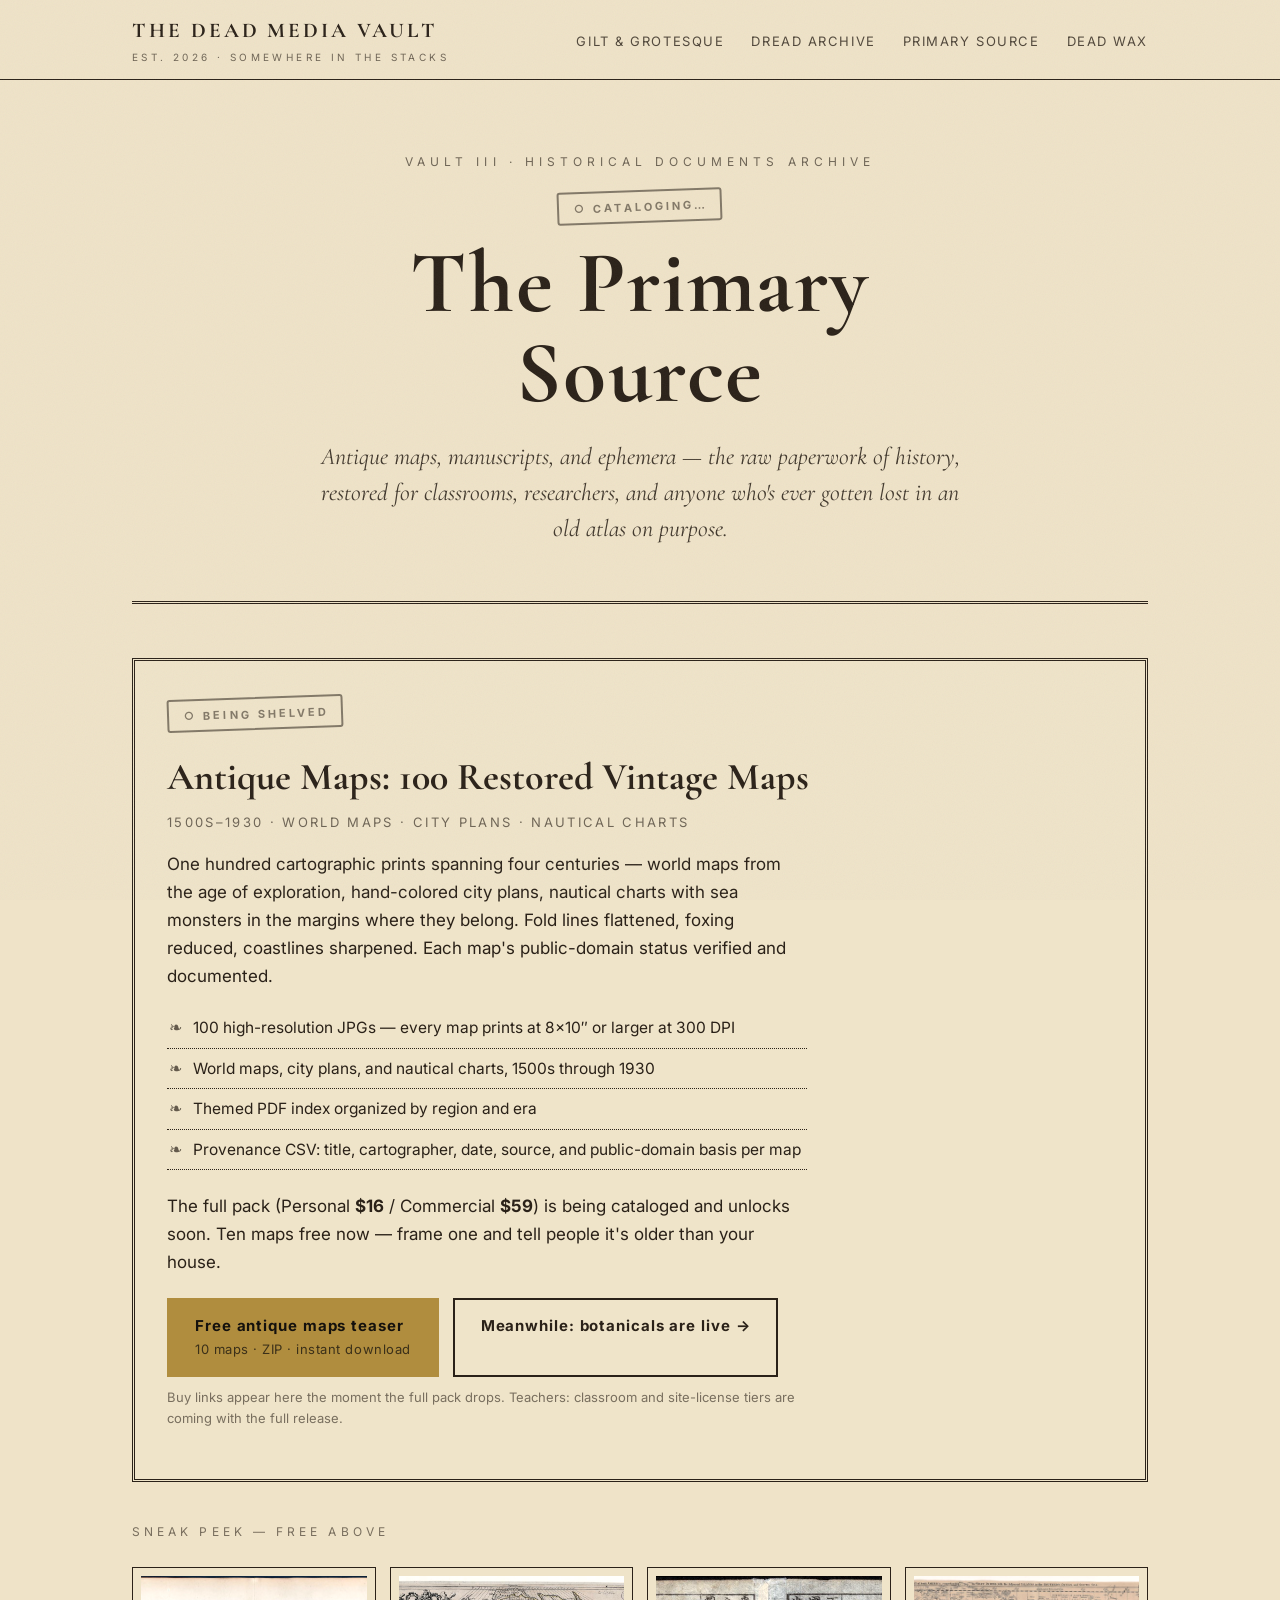
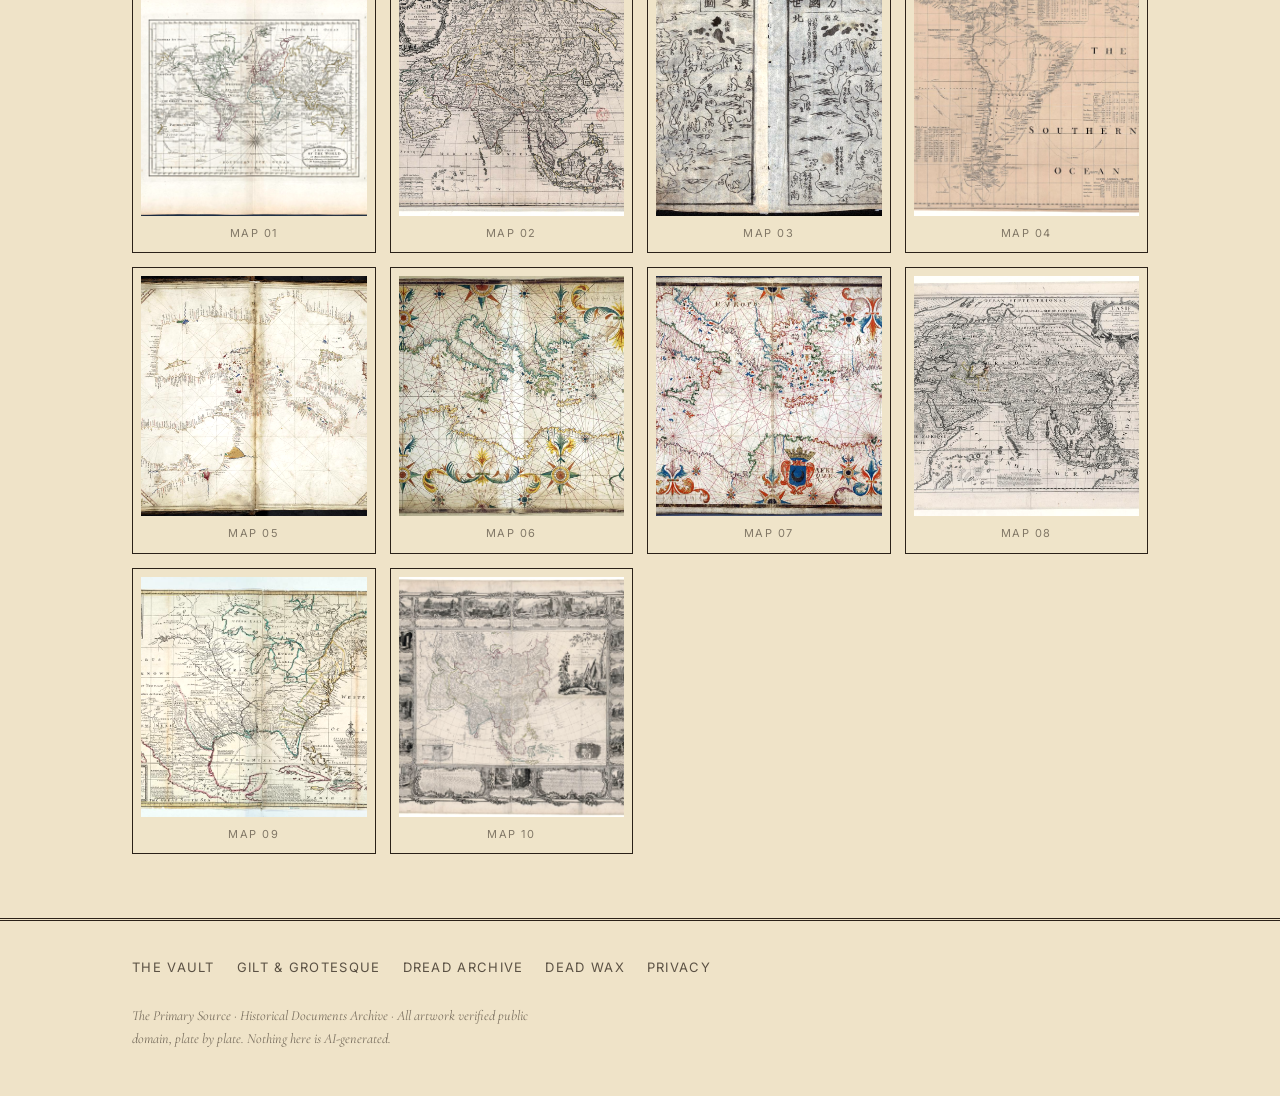
<file: brands/primary-source.html>
<!DOCTYPE html>
<html lang="en">
<head>
<meta charset="utf-8">
<meta name="viewport" content="width=device-width, initial-scale=1">
<title>The Primary Source — Historical Documents Archive · The Dead Media Vault</title>
<meta name="description" content="The Primary Source: restored antique maps and historical documents. 100 vintage map prints, free teaser maps. For classrooms, researchers, and the cartographically obsessed.">
<link rel="preconnect" href="https://fonts.googleapis.com">
<link rel="preconnect" href="https://fonts.gstatic.com" crossorigin>
<link href="https://fonts.googleapis.com/css2?family=Cormorant+Garamond:ital,wght@0,500;0,600;0,700;1,500;1,600&family=Inter:wght@400;600;700&display=swap" rel="stylesheet">
<link rel="stylesheet" href="../assets/css/style.css">
</head>
<body class="brand-source">

<header class="topbar">
  <div class="wrap">
    <a class="wordmark" href="../index.html">The Dead Media Vault<small>est. 2026 · somewhere in the stacks</small></a>
    <nav class="nav">
      <a href="gilt-grotesque.html">Gilt &amp; Grotesque</a>
      <a href="dread-archive.html">Dread Archive</a>
      <a href="primary-source.html">Primary Source</a>
      <a href="dead-wax-society.html">Dead Wax</a>
    </nav>
  </div>
</header>

<main class="wrap">

  <section class="hero">
    <div class="eyebrow">Vault III · Historical Documents Archive</div>
    <div class="stamp soon">○ Cataloging…</div>
    <h1>The Primary<br>Source</h1>
    <p class="lede">Antique maps, manuscripts, and ephemera — the raw paperwork of history, restored for classrooms, researchers, and anyone who's ever gotten lost in an old atlas on purpose.</p>
  </section>

  <section class="section">
    <div class="product">
      <div class="stamp soon">○ Being shelved</div>
      <h3>Antique Maps: 100 Restored Vintage Maps</h3>
      <div class="meta">1500s–1930 · World maps · City plans · Nautical charts</div>
      <p>One hundred cartographic prints spanning four centuries — world maps from the age of exploration, hand-colored city plans, nautical charts with sea monsters in the margins where they belong. Fold lines flattened, foxing reduced, coastlines sharpened. Each map's public-domain status verified and documented.</p>
      <ul class="includes">
        <li>100 high-resolution JPGs — every map prints at 8×10&Prime; or larger at 300 DPI</li>
        <li>World maps, city plans, and nautical charts, 1500s through 1930</li>
        <li>Themed PDF index organized by region and era</li>
        <li>Provenance CSV: title, cartographer, date, source, and public-domain basis per map</li>
      </ul>
      <p>The full pack (Personal <strong>$16</strong> / Commercial <strong>$59</strong>) is being cataloged and unlocks soon. Ten maps free now — frame one and tell people it's older than your house.</p>
      <div class="btn-row">
        <a class="btn solid" href="../assets/downloads/antique-maps-100-10-teaser.zip">Free antique maps teaser <span class="price">10 maps · ZIP · instant download</span></a>
        <a class="btn" href="gilt-grotesque.html">Meanwhile: botanicals are live →</a>
      </div>
      <p class="btn-note">Buy links appear here the moment the full pack drops. Teachers: classroom and site-license tiers are coming with the full release.</p>
    </div>

    <div class="kicker">Sneak peek — free above</div>
    <div class="gallery">
      <figure><img src="../assets/img/gallery/maps/teaser-01.jpg" alt="Restored antique map" loading="lazy"><figcaption>Map 01</figcaption></figure>
      <figure><img src="../assets/img/gallery/maps/teaser-02.jpg" alt="Restored antique map" loading="lazy"><figcaption>Map 02</figcaption></figure>
      <figure><img src="../assets/img/gallery/maps/teaser-03.jpg" alt="Restored antique map" loading="lazy"><figcaption>Map 03</figcaption></figure>
      <figure><img src="../assets/img/gallery/maps/teaser-04.jpg" alt="Restored antique map" loading="lazy"><figcaption>Map 04</figcaption></figure>
      <figure><img src="../assets/img/gallery/maps/teaser-05.jpg" alt="Restored antique map" loading="lazy"><figcaption>Map 05</figcaption></figure>
      <figure><img src="../assets/img/gallery/maps/teaser-06.jpg" alt="Restored antique map" loading="lazy"><figcaption>Map 06</figcaption></figure>
      <figure><img src="../assets/img/gallery/maps/teaser-07.jpg" alt="Restored antique map" loading="lazy"><figcaption>Map 07</figcaption></figure>
      <figure><img src="../assets/img/gallery/maps/teaser-08.jpg" alt="Restored antique map" loading="lazy"><figcaption>Map 08</figcaption></figure>
      <figure><img src="../assets/img/gallery/maps/teaser-09.jpg" alt="Restored antique map" loading="lazy"><figcaption>Map 09</figcaption></figure>
      <figure><img src="../assets/img/gallery/maps/teaser-10.jpg" alt="Restored antique map" loading="lazy"><figcaption>Map 10</figcaption></figure>
    </div>
  </section>

</main>

<footer>
  <div class="wrap">
    <nav>
      <a href="../index.html">The Vault</a>
      <a href="gilt-grotesque.html">Gilt &amp; Grotesque</a>
      <a href="dread-archive.html">Dread Archive</a>
      <a href="dead-wax-society.html">Dead Wax</a>
      <a href="../privacy.html">Privacy</a>
    </nav>
    <p class="colophon">The Primary Source · Historical Documents Archive · All artwork verified public domain, plate by plate. Nothing here is AI-generated.</p>
  </div>
</footer>

</body>
</html>
</file>
<file: assets/css/style.css>
/* ============================================================
   THE DEAD MEDIA VAULT — shared stylesheet
   Worn, analog, human. No gradients on wordmarks, no SaaS shine.
   Per-brand accents switch via body class:
   .brand-gilt / .brand-dread / .brand-source / .brand-wax / home (vault)
   ============================================================ */

:root {
  --ink: #14110d;
  --bone: #e8dcc3;
  --newsprint: #2a2118;
  --brass: #b08d3e;
  --brass-hi: #d9b36a;
  --blood: #a8231f;
  --amber: #d9a441;
  --botanical: #1e3a2b;
  --cream: #f3ead3;
  --parchment: #efe3c8;
  --sepia-ink: #2a2118;
  --wax-black: #0e0c0a;
  --serif: "Cormorant Garamond", Georgia, "Palatino Linotype", "Times New Roman", serif;
  --sans: "Inter", -apple-system, "Segoe UI", Helvetica, Arial, sans-serif;
}

* { box-sizing: border-box; margin: 0; padding: 0; }

html { -webkit-text-size-adjust: 100%; }

body {
  font-family: var(--sans);
  background: var(--ink);
  color: var(--bone);
  line-height: 1.65;
  font-size: 17px;
  min-height: 100vh;
}

/* ---- film grain over everything: the analog tax ---- */
body::before {
  content: "";
  position: fixed;
  inset: 0;
  pointer-events: none;
  z-index: 50;
  opacity: .055;
  background-image: url("data:image/svg+xml,%3Csvg xmlns='http://www.w3.org/2000/svg' width='240' height='240'%3E%3Cfilter id='n'%3E%3CfeTurbulence type='fractalNoise' baseFrequency='0.9' numOctaves='2'/%3E%3C/filter%3E%3Crect width='240' height='240' filter='url(%23n)'/%3E%3C/svg%3E");
}

/* ---- per-brand surfaces ---- */
body.brand-gilt   { background: var(--cream); color: var(--ink); }
body.brand-source { background: var(--parchment); color: var(--sepia-ink); }
body.brand-wax    { background: var(--wax-black); color: var(--bone); }
/* dread + home keep the ink default */

.wrap { max-width: 1060px; margin: 0 auto; padding: 0 22px; }

/* ---- top bar ---- */
.topbar {
  border-bottom: 1px solid currentColor;
  opacity: 1;
}
.topbar .wrap {
  display: flex; align-items: center; justify-content: space-between;
  padding-top: 14px; padding-bottom: 14px;
}
.wordmark {
  font-family: var(--serif);
  font-weight: 700;
  font-size: 21px;
  letter-spacing: .14em;
  text-transform: uppercase;
  text-decoration: none;
  color: inherit;
}
.wordmark small {
  display: block;
  font-family: var(--sans);
  font-weight: 400;
  font-size: 10px;
  letter-spacing: .34em;
  opacity: .65;
}
.nav a {
  color: inherit;
  text-decoration: none;
  font-size: 13px;
  letter-spacing: .12em;
  text-transform: uppercase;
  margin-left: 22px;
  opacity: .8;
}
.nav a:hover { opacity: 1; text-decoration: underline; text-underline-offset: 4px; }

/* ---- hero ---- */
.hero {
  padding: 72px 0 54px;
  text-align: center;
  border-bottom: 3px double currentColor;
  margin-bottom: 54px;
}
.eyebrow {
  font-size: 12px;
  letter-spacing: .42em;
  text-transform: uppercase;
  opacity: .65;
  margin-bottom: 18px;
}
.hero h1 {
  font-family: var(--serif);
  font-weight: 700;
  font-size: clamp(44px, 8vw, 88px);
  line-height: 1.02;
  letter-spacing: .02em;
  margin-bottom: 20px;
}
.hero .lede {
  font-family: var(--serif);
  font-size: clamp(19px, 2.6vw, 24px);
  font-style: italic;
  max-width: 640px;
  margin: 0 auto;
  opacity: .88;
  line-height: 1.5;
}

/* ---- stamp badges ---- */
.stamp {
  display: inline-block;
  font-size: 11px;
  font-weight: 700;
  letter-spacing: .28em;
  text-transform: uppercase;
  border: 2px solid currentColor;
  border-radius: 3px;
  padding: 6px 12px 5px 15px;
  transform: rotate(-2deg);
  margin-bottom: 16px;
  opacity: .9;
}
.stamp.live   { color: var(--brass-hi); }
body.brand-gilt .stamp.live { color: #7a5f22; }
.stamp.soon   { opacity: .55; }

/* ---- brand cards (home) ---- */
.brand-grid {
  display: grid;
  grid-template-columns: repeat(auto-fit, minmax(240px, 1fr));
  gap: 22px;
  margin: 0 0 64px;
}
.brand-card {
  border: 1px solid currentColor;
  padding: 30px 26px;
  text-decoration: none;
  color: inherit;
  display: block;
  position: relative;
  transition: transform .18s ease;
  background: rgba(255,255,255,.015);
}
.brand-card:hover { transform: translateY(-4px); }
.brand-card h2 {
  font-family: var(--serif);
  font-size: 30px;
  line-height: 1.1;
  margin-bottom: 6px;
}
.brand-card .sub {
  font-size: 11px;
  letter-spacing: .3em;
  text-transform: uppercase;
  opacity: .6;
  margin-bottom: 14px;
}
.brand-card p { font-size: 15px; opacity: .85; margin-bottom: 16px; }
.brand-card .status {
  font-size: 12px;
  font-weight: 700;
  letter-spacing: .22em;
  text-transform: uppercase;
}
.status.open { color: var(--brass-hi); }
body.brand-gilt .status.open { color: #7a5f22; }
.status.soon { opacity: .5; }

/* ---- sections ---- */
.section { margin-bottom: 64px; }
.section h2 {
  font-family: var(--serif);
  font-size: clamp(30px, 4.5vw, 44px);
  margin-bottom: 8px;
  letter-spacing: .01em;
}
.section .kicker {
  font-size: 12px;
  letter-spacing: .34em;
  text-transform: uppercase;
  opacity: .6;
  margin-bottom: 20px;
}
.prose { max-width: 680px; }
.prose p { margin-bottom: 1.1em; }
.prose p strong { font-weight: 700; }

/* ---- product panel ---- */
.product {
  border: 3px double currentColor;
  padding: 36px 32px;
  margin-bottom: 40px;
  background: rgba(255,255,255,.02);
}
body.brand-gilt .product { background: rgba(30,58,43,.05); }
.product h3 {
  font-family: var(--serif);
  font-size: clamp(26px, 4vw, 38px);
  margin-bottom: 4px;
}
.product .meta {
  font-size: 13px;
  letter-spacing: .18em;
  text-transform: uppercase;
  opacity: .65;
  margin-bottom: 16px;
}
.product p { max-width: 640px; margin-bottom: 1em; }
.includes { margin: 18px 0 22px 0; padding-left: 0; list-style: none; max-width: 640px; }
.includes li {
  padding: 7px 0 7px 26px;
  position: relative;
  font-size: 15.5px;
  border-bottom: 1px dotted currentColor;
}
.includes li::before {
  content: "❧";
  position: absolute;
  left: 2px;
  opacity: .7;
}

/* ---- buttons ---- */
.btn-row { display: flex; flex-wrap: wrap; gap: 14px; margin-top: 22px; }
.btn {
  display: inline-block;
  font-family: var(--sans);
  font-weight: 700;
  font-size: 15px;
  letter-spacing: .06em;
  text-decoration: none;
  padding: 14px 26px;
  border: 2px solid currentColor;
  color: inherit;
  background: transparent;
  cursor: pointer;
  transition: background .15s ease, color .15s ease;
}
.btn:hover { background: var(--brass); border-color: var(--brass); color: #14110d; }
.btn.solid { background: var(--brass); border-color: var(--brass); color: #14110d; }
.btn.solid:hover { background: var(--brass-hi); border-color: var(--brass-hi); }
body.brand-dread .btn.solid { background: var(--blood); border-color: var(--blood); color: var(--bone); }
body.brand-dread .btn.solid:hover { background: #c22f2a; border-color: #c22f2a; }
body.brand-dread .btn:hover { background: var(--blood); border-color: var(--blood); color: var(--bone); }
body.brand-wax .btn.solid { background: var(--amber); border-color: var(--amber); color: #14110d; }
body.brand-wax .btn.solid:hover { background: #eab95c; border-color: #eab95c; }
.btn .price { font-weight: 400; opacity: .75; font-size: 13px; display: block; letter-spacing: .04em; }
.btn-note { font-size: 13px; opacity: .6; margin-top: 10px; }

/* ---- gallery ---- */
.gallery {
  display: grid;
  grid-template-columns: repeat(auto-fill, minmax(200px, 1fr));
  gap: 14px;
  margin: 26px 0 10px;
}
.gallery figure {
  border: 1px solid currentColor;
  padding: 8px;
  background: rgba(255,255,255,.02);
  margin: 0;
}
.gallery img {
  width: 100%;
  height: 240px;
  object-fit: cover;
  display: block;
  filter: sepia(.08) contrast(1.02);
}
.gallery figcaption {
  font-size: 11px;
  letter-spacing: .14em;
  text-transform: uppercase;
  opacity: .55;
  padding: 8px 2px 2px;
  text-align: center;
}

/* ---- honesty strip ---- */
.honesty {
  border-top: 1px solid currentColor;
  border-bottom: 1px solid currentColor;
  padding: 26px 0;
  margin-bottom: 64px;
  font-family: var(--serif);
  font-size: 19px;
  font-style: italic;
  text-align: center;
  opacity: .9;
}

/* ---- how it works ---- */
.steps { display: grid; grid-template-columns: repeat(auto-fit, minmax(220px, 1fr)); gap: 26px; }
.step .n {
  font-family: var(--serif);
  font-size: 44px;
  opacity: .35;
  line-height: 1;
}
.step h3 { font-family: var(--serif); font-size: 22px; margin: 8px 0 6px; }
.step p { font-size: 15px; opacity: .85; }

/* ---- footer ---- */
footer {
  border-top: 3px double currentColor;
  margin-top: 40px;
  padding: 34px 0 46px;
  font-size: 14px;
}
footer .wrap { display: flex; flex-wrap: wrap; gap: 26px; justify-content: space-between; align-items: flex-start; }
footer nav a { color: inherit; text-decoration: none; margin-right: 18px; font-size: 13px; letter-spacing: .1em; text-transform: uppercase; opacity: .75; }
footer nav a:hover { opacity: 1; text-decoration: underline; text-underline-offset: 4px; }
footer .colophon { opacity: .6; font-style: italic; font-family: var(--serif); max-width: 420px; }

/* ---- privacy ---- */
.privacy h2 { font-family: var(--serif); font-size: 30px; margin: 26px 0 10px; }
.privacy p, .privacy li { max-width: 680px; margin-bottom: 1em; font-size: 16px; }
.privacy ul { padding-left: 22px; }

@media (max-width: 640px) {
  .nav a { margin-left: 14px; }
  .product { padding: 26px 20px; }
  .gallery img { height: 200px; }
}
</file>
